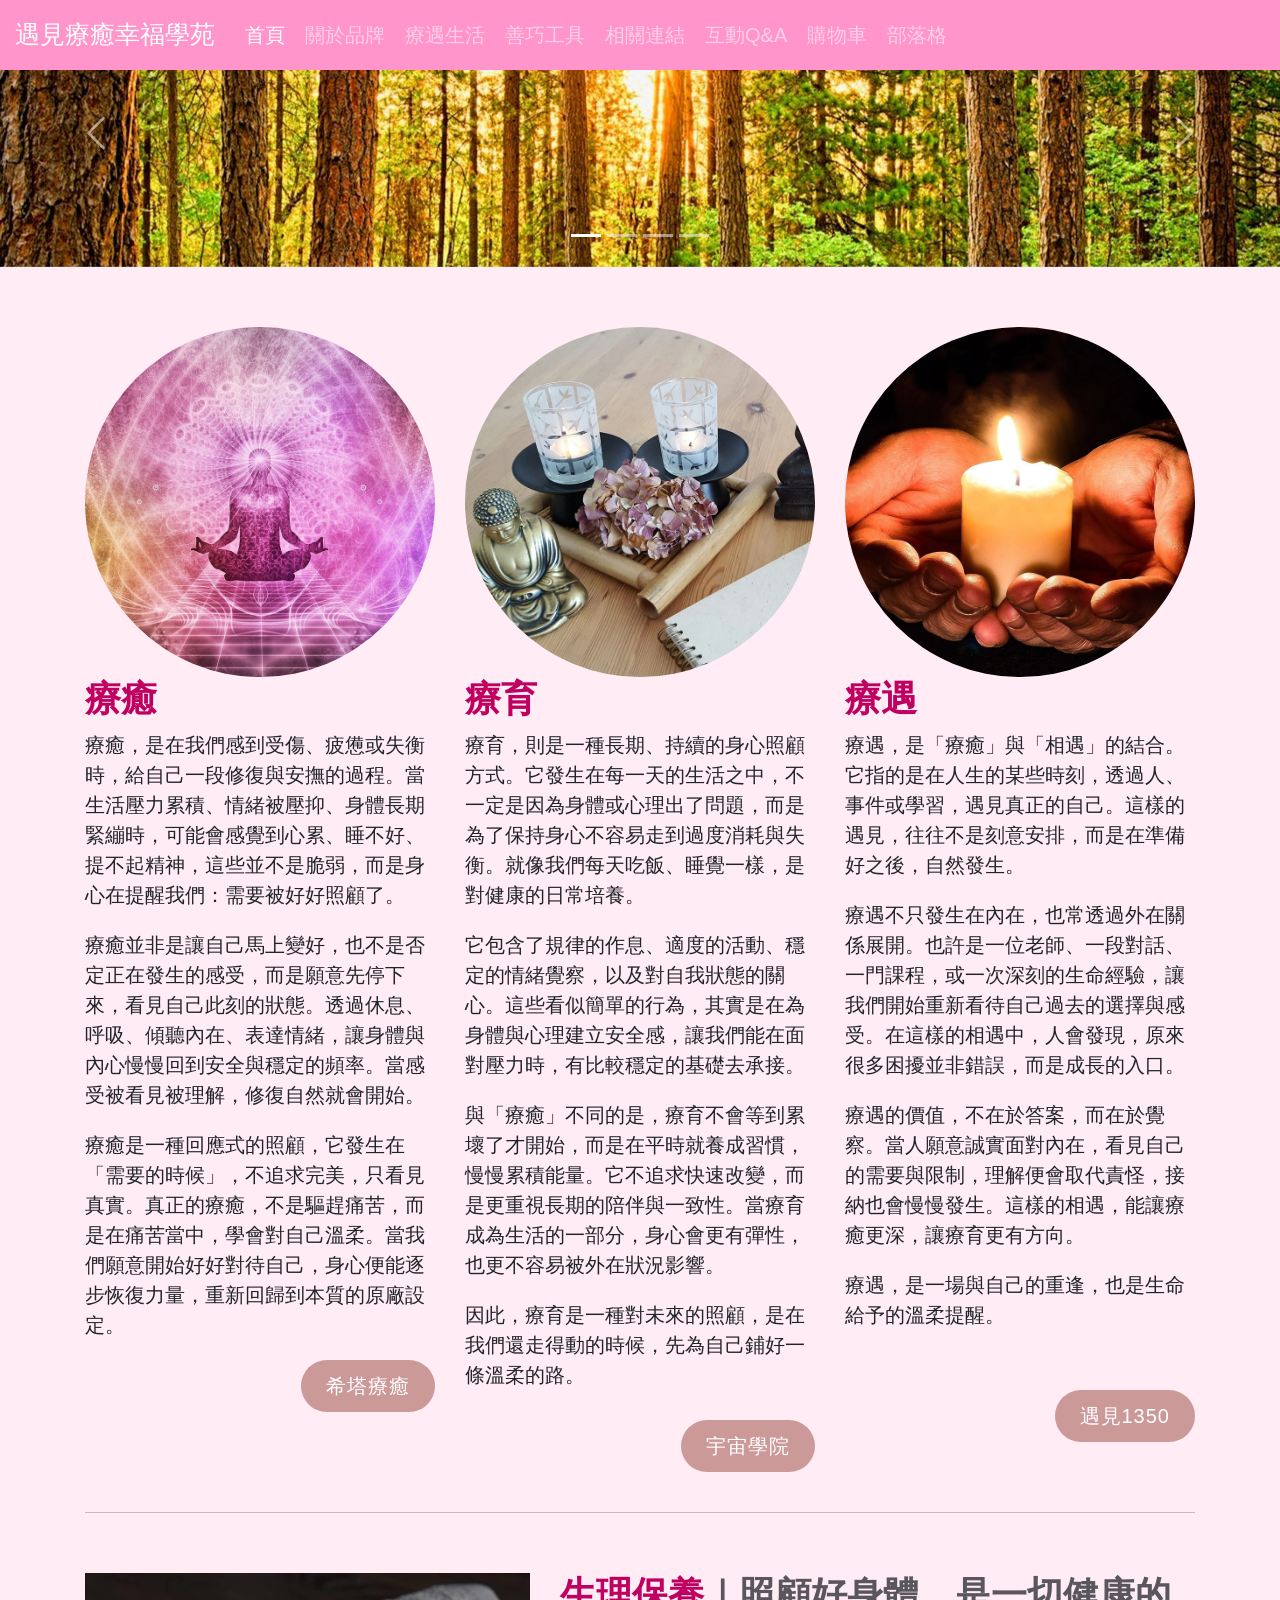
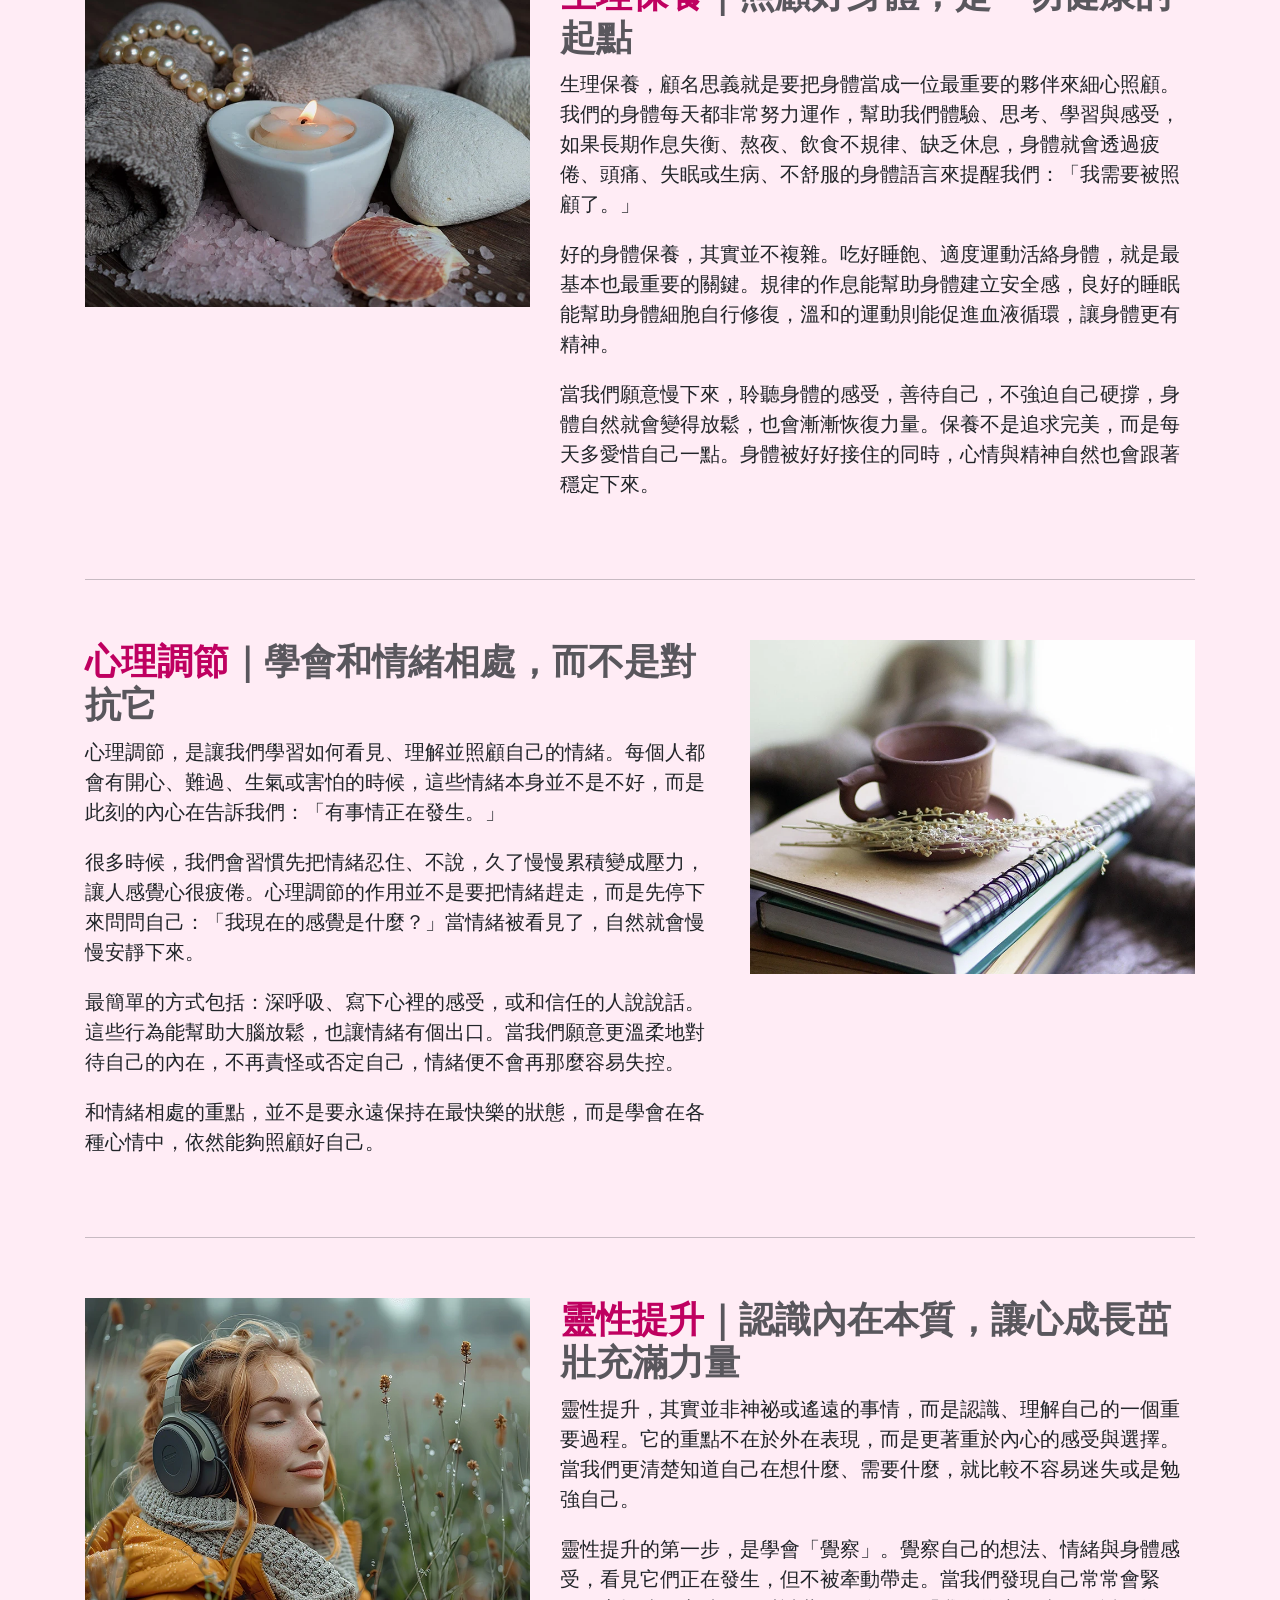
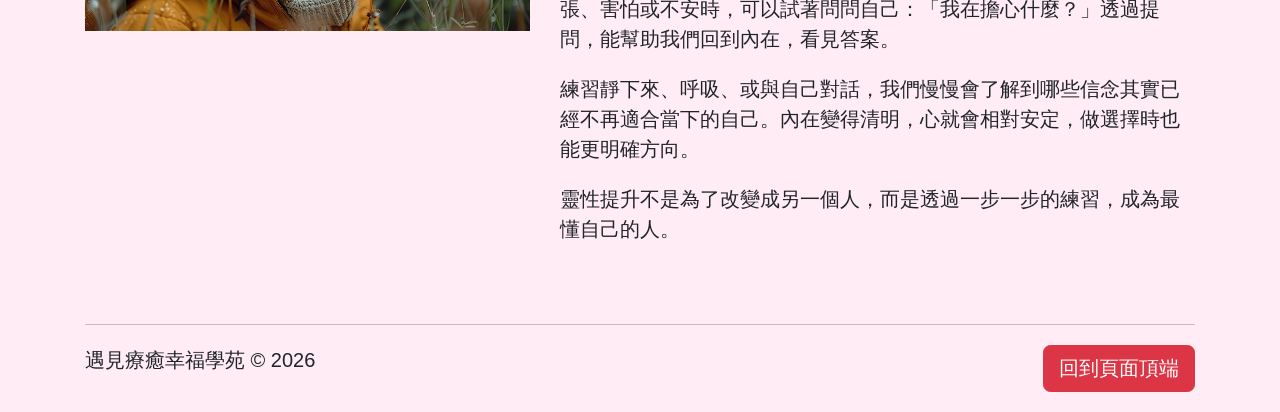
<file: index.html>
<!-- 宣告網頁文件是HTML5格式 -->
<!doctype html>
<!-- 網頁所屬地區的語言 -->
<html lang="zh-Hant-TW">
  <!-- 檔頭、SEO/GEO/AEO   -->
  <head>
    <!-- 文字編碼 -->
    <meta charset="utf-8">
    <!-- RWD響應式網站 -->
    <meta name="viewport" content="width=device-width, initial-scale=1">
    <!-- 網站作者(擁有者)、品牌名稱 -->
    <meta name="author" content="遇見療癒幸福學苑">
    <!-- 網頁描述、網頁內容濃縮，可透過ChatGPT協助生成 -->
    <meta name="description" content="身心靈健康指南：從生理保養、心理調節到靈性提升，理解療癒、療育與療遇，學會照顧自己並找回內在平衡。">
    <!-- 網頁編輯器 -->
    <meta name="generator" content="Visual Studio Code">
    <!-- 網頁關鍵字，網頁內容提取，可透過ChatGPT協助提取 -->
    <meta name="keywords" content="遇見療癒幸福學苑, 生理保養, 身體保養方法, 健康生活習慣, 規律作息, 良好睡眠, 睡眠修復, 溫和運動, 促進血液循環, 身體健康管理, 身心健康, 心理調節, 情緒管理, 情緒覺察, 情緒釋放方法, 壓力管理, 深呼吸放鬆, 自我覺察, 心理健康, 靈性提升, 靈性成長, 內在覺察, 認識自己, 自我成長, 身心靈平衡, 身心靈健康, 身心靈療癒, 療癒, 自我療癒, 情緒療癒, 內在療癒, 療育, 日常療育, 身心照顧, 健康習慣養成, 療遇, 自我探索, 生命成長, 內在轉化, 希塔療癒, 身心靈課程">
    <!-- favicon品牌Logo -->
    <!-- 舊版icon，針對IE瀏覽器  -->
    <link rel="shortcut icon" href="/favicon.ico" type="image/x-icon">
    <!-- 新版icon，全部都可以使用，對IE無效 -->
    <link rel="icon" href="/favicon.ico" type="image/x-icon">
    <!-- 網頁標題，包含網站名稱和網頁名稱 -->
    <title>遇見療癒幸福學苑-首頁</title>
    <!-- Botstrap雲端CSS外部檔 -->
    <link href="https://cdn.jsdelivr.net/npm/bootstrap@5.3.8/dist/css/bootstrap.min.css" rel="stylesheet" integrity="sha384-sRIl4kxILFvY47J16cr9ZwB07vP4J8+LH7qKQnuqkuIAvNWLzeN8tE5YBujZqJLB" crossorigin="anonymous">
    <!-- 自訂的CSS -->
    <link rel="stylesheet" href="css/custom.css">
    <!-- GA追蹤碼 -->
    <!-- Google tag (gtag.js) -->
    <script async src="https://www.googletagmanager.com/gtag/js?id=G-C1G82CL6KB"></script>
    <script>
      window.dataLayer = window.dataLayer || [];
      function gtag(){dataLayer.push(arguments);}
      gtag('js', new Date());

      gtag('config', 'G-C1G82CL6KB');
    </script>
  </head>
  <!-- 網頁本文 -->
  <body>
    <!-- 頁首 -->
    <header class="fixed-top">
      <nav class="navbar navbar-expand-lg bg-dark navbar-dark">
        <div class="container-fluid">
          <a class="navbar-brand" href="index.html">遇見療癒幸福學苑</a>
          <button class="navbar-toggler" type="button" data-bs-toggle="collapse" data-bs-target="#navbarSupportedContent" aria-controls="navbarSupportedContent" aria-expanded="false" aria-label="Toggle navigation">
            <span class="navbar-toggler-icon"></span>
          </button>
          <div class="collapse navbar-collapse" id="navbarSupportedContent">
            <ul class="navbar-nav me-auto mb-2 mb-lg-0">
              <li class="nav-item">
                <a class="nav-link active" aria-current="page" href="index.html">首頁</a>
              </li>
              <li class="nav-item">
                <a class="nav-link" href="about.html">關於品牌</a>
              </li>
              <li class="nav-item">
                <a class="nav-link" href="healthy.html">療遇生活</a>
              </li>
              <li class="nav-item">
                <a class="nav-link" href="tools.html">善巧工具</a>
              </li>
              <li class="nav-item">
                <a class="nav-link" href="learnmore.html">相關連結</a>
              </li>
              <li class="nav-item">
                <a class="nav-link" href="https://toolkit.url.com.tw/bbs/index.php?email=bbs@trial-162244.url.tw" target="_blank">互動Q&A</a>
              </li>
              <li class="nav-item">
                <a class="nav-link" href="https://17learnmore.easy.co/" target="_blank">購物車</a>
              </li>
              <li class="nav-item">
                <a class="nav-link" href="https://charishealingbeauty.wordpress.com/" target="_blank">部落格</a>
              </li>
            </ul>
            <!-- <form class="d-flex" role="search">
              <input class="form-control me-2" type="search" placeholder="Search" aria-label="Search"/>
              <button class="btn btn-outline-success" type="submit">Search</button>
            </form> -->
            <script async src="https://cse.google.com/cse.js?cx=84c502fb0aa1d45d1"></script>
            <div class="gcse-searchbox"></div> 
            <div class="gcse-searchresults"></div>
        </div>
      </nav>
    </header>
    <main>
      <!-- 輪播圖外層 -->
      <div id="carouselExampleIndicators" class="carousel slide">
        <!-- 指示器 -->
        <div class="carousel-indicators">
          <button type="button" data-bs-target="#carouselExampleIndicators" data-bs-slide-to="0" class="active" aria-current="true" aria-label="Slide 1"></button>
          <button type="button" data-bs-target="#carouselExampleIndicators" data-bs-slide-to="1" aria-label="Slide 2"></button>
          <button type="button" data-bs-target="#carouselExampleIndicators" data-bs-slide-to="2" aria-label="Slide 3"></button>
          <button type="button" data-bs-target="#carouselExampleIndicators" data-bs-slide-to="3" aria-label="Slide 4"></button>
        </div>
        <!-- 輪播圖片 -->
        <div class="carousel-inner">
          <div class="carousel-item active">
            <img src="images/index/forest-snapwire-675949.webp" class="d-block w-100" alt="陽光灑落樹木林立的森林" title="陽光灑落樹木林立的森林" aria-label="陽光灑落樹木林立的森林">
          </div>
          <div class="carousel-item">
            <img src="images/index/sunset-woman-5238044_1920.webp" class="d-block w-100" alt="草原上張開雙臂面向夕陽的草帽女孩背影" title="草原上張開雙臂面向夕陽的草帽女孩背影" aria-label="草原上張開雙臂面向夕陽的草帽女孩背影">
          </div>
          <div class="carousel-item">
            <img src="images/index/tree-road-35600.webp" class="d-block w-100" alt="陽光灑落幽暗樹林中的林間小徑" title="陽光灑落幽暗樹林中的林間小徑" aria-label="陽光灑落幽暗樹林中的林間小徑">
          </div>
          <div class="carousel-item">
            <img src="images/index/mountain-sunset-tree.webp" class="d-block w-100" alt="在山區樹林間有著夕陽的天空" title="在山區樹林間有著夕陽的天空" aria-label="在山區樹林間有著夕陽的天空">
          </div>
        </div>
        <!-- 控制器 -->
        <button class="carousel-control-prev" type="button" data-bs-target="#carouselExampleIndicators" data-bs-slide="prev">
          <span class="carousel-control-prev-icon" aria-hidden="true"></span>
          <span class="visually-hidden">Previous</span>
        </button>
        <button class="carousel-control-next" type="button" data-bs-target="#carouselExampleIndicators" data-bs-slide="next">
          <span class="carousel-control-next-icon" aria-hidden="true"></span>
          <span class="visually-hidden">Next</span>
        </button>
      </div>
      <div class="container">
        <div class="row">
          <div class="col-lg-4 order-md-0 mt-5">
            <a href="https://www.thetahealing.com/" target="_blank"><img src="images/index/activedia-meditation-1384758_1920.webp" class="rounded-circle w-100" alt="全身脈輪" title="全身脈輪" aria-label="全身脈輪"></a>
            <div class="card-body">
              <h2 class="">療癒</h2>
              <p class="card-text">療癒，是在我們感到受傷、疲憊或失衡時，給自己一段修復與安撫的過程。當生活壓力累積、情緒被壓抑、身體長期緊繃時，可能會感覺到心累、睡不好、提不起精神，這些並不是脆弱，而是身心在提醒我們：需要被好好照顧了。</p>
              <p>療癒並非是讓自己馬上變好，也不是否定正在發生的感受，而是願意先停下來，看見自己此刻的狀態。透過休息、呼吸、傾聽內在、表達情緒，讓身體與內心慢慢回到安全與穩定的頻率。當感受被看見被理解，修復自然就會開始。</p>
              <p>療癒是一種回應式的照顧，它發生在「需要的時候」，不追求完美，只看見真實。真正的療癒，不是驅趕痛苦，而是在痛苦當中，學會對自己溫柔。當我們願意開始好好對待自己，身心便能逐步恢復力量，重新回歸到本質的原廠設定。</p>
              <p class="text-end mt-3"><a href="https://www.thetahealing.com/" target="_blank" class="btn btn-brand" role="button">希塔療癒</a></p>
            </div>
          </div>
          <div class="col-lg-4 order-md-1 mt-5">
            <a href="https://www.universeacademy.pro/" target="_blank"><img src="images/index/fio_05-buddha-2109894_1920.webp" class="rounded-circle w-100" alt="靈氣療癒" title="靈氣療癒" aria-label="靈氣療癒"></a>
            <div class="card-body">
              <h2 class="">療育</h2>
              <p class="card-text">療育，則是一種長期、持續的身心照顧方式。它發生在每一天的生活之中，不一定是因為身體或心理出了問題，而是為了保持身心不容易走到過度消耗與失衡。就像我們每天吃飯、睡覺一樣，是對健康的日常培養。</p>
              <p>它包含了規律的作息、適度的活動、穩定的情緒覺察，以及對自我狀態的關心。這些看似簡單的行為，其實是在為身體與心理建立安全感，讓我們能在面對壓力時，有比較穩定的基礎去承接。</p>
              <p>與「療癒」不同的是，療育不會等到累壞了才開始，而是在平時就養成習慣，慢慢累積能量。它不追求快速改變，而是更重視長期的陪伴與一致性。當療育成為生活的一部分，身心會更有彈性，也更不容易被外在狀況影響。</p>
              <p>因此，療育是一種對未來的照顧，是在我們還走得動的時候，先為自己鋪好一條溫柔的路。</p>
              <p class="text-end mt-4"><a href="https://www.universeacademy.pro/" target="_blank" class="btn btn-brand" role="button">宇宙學院</a></p>
            </div>
          </div>
          <div class="col-lg-4 order-md-2 mt-5">
            <a href="https://meet-1350.com.tw/" target="_blank"><img src="images/index/myriams-fotos-christmas-background-1926414_1920.webp" class="rounded-circle w-100" alt="1350心生活運動" title="1350心生活運動" aria-label="1350心生活運動"></a>
            <div class="card-body">
              <h2 class="">療遇</h2>
              <p class="card-text">療遇，是「療癒」與「相遇」的結合。它指的是在人生的某些時刻，透過人、事件或學習，遇見真正的自己。這樣的遇見，往往不是刻意安排，而是在準備好之後，自然發生。</p>
              <p>療遇不只發生在內在，也常透過外在關係展開。也許是一位老師、一段對話、一門課程，或一次深刻的生命經驗，讓我們開始重新看待自己過去的選擇與感受。在這樣的相遇中，人會發現，原來很多困擾並非錯誤，而是成長的入口。</p>
              <p>療遇的價值，不在於答案，而在於覺察。當人願意誠實面對內在，看見自己的需要與限制，理解便會取代責怪，接納也會慢慢發生。這樣的相遇，能讓療癒更深，讓療育更有方向。</p>
              <p>療遇，是一場與自己的重逢，也是生命給予的溫柔提醒。</p>
              <p class="text-end mt-5"><a href="https://meet-1350.com.tw/" target="_blank" class="btn btn-brand" role="button">遇見1350</a></p>
            </div>
          </div>
        </div>
        <hr>
        <div class="row my-5">
          <div class="col-md-7 order-md-1">
            <h2>生理保養<span class="text-muted">｜照顧好身體，是一切健康的起點</span></h2>
            <p>生理保養，顧名思義就是要把身體當成一位最重要的夥伴來細心照顧。我們的身體每天都非常努力運作，幫助我們體驗、思考、學習與感受，如果長期作息失衡、熬夜、飲食不規律、缺乏休息，身體就會透過疲倦、頭痛、失眠或生病、不舒服的身體語言來提醒我們：「我需要被照顧了。」</p>
            <p>好的身體保養，其實並不複雜。吃好睡飽、適度運動活絡身體，就是最基本也最重要的關鍵。規律的作息能幫助身體建立安全感，良好的睡眠能幫助身體細胞自行修復，溫和的運動則能促進血液循環，讓身體更有精神。</p>
            <p>當我們願意慢下來，聆聽身體的感受，善待自己，不強迫自己硬撐，身體自然就會變得放鬆，也會漸漸恢復力量。保養不是追求完美，而是每天多愛惜自己一點。身體被好好接住的同時，心情與精神自然也會跟著穩定下來。</p>
          </div>
          <div class="col-md-5 order-md-0">
            <img src="images/index/scentedcandle-spa-2651990_1920.webp" class="img-fluid mx-auto" alt="珍珠奢華芳香蠟燭療法" title="珍珠奢華芳香蠟燭療法" aria-label="珍珠奢華芳香蠟燭療法">
          </div>
        </div>
        <hr>
        <div class="row my-5">
          <div class="col-md-7 order-md-0">
            <h2>心理調節<span class="text-muted">｜學會和情緒相處，而不是對抗它</span></h2>
            <p>心理調節，是讓我們學習如何看見、理解並照顧自己的情緒。每個人都會有開心、難過、生氣或害怕的時候，這些情緒本身並不是不好，而是此刻的內心在告訴我們：「有事情正在發生。」</p>
            <p>很多時候，我們會習慣先把情緒忍住、不說，久了慢慢累積變成壓力，讓人感覺心很疲倦。心理調節的作用並不是要把情緒趕走，而是先停下來問問自己：「我現在的感覺是什麼？」當情緒被看見了，自然就會慢慢安靜下來。</p>
            <p>最簡單的方式包括：深呼吸、寫下心裡的感受，或和信任的人說說話。這些行為能幫助大腦放鬆，也讓情緒有個出口。當我們願意更溫柔地對待自己的內在，不再責怪或否定自己，情緒便不會再那麼容易失控。</p>
            <p>和情緒相處的重點，並不是要永遠保持在最快樂的狀態，而是學會在各種心情中，依然能夠照顧好自己。</p>
          </div>
          <div class="col-md-5 order-md-1">
            <img src="images/index/olgavolkovitskaia-books-8067850_1920.webp" class="img-fluid mx-auto" alt="窗戶旁書桌上的乾燥花與書本和咖啡杯" title="窗戶旁書桌上的乾燥花與書本和咖啡杯" aria-label="窗戶旁書桌上的乾燥花與書本和咖啡杯">
          </div>
        </div>
        <hr>
        <div class="row my-5">
          <div class="col-md-7 order-md-1">
            <h2>靈性提升<span class="text-muted">｜認識內在本質，讓心成長茁壯充滿力量</span></h2>
            <p>靈性提升，其實並非神祕或遙遠的事情，而是認識、理解自己的一個重要過程。它的重點不在於外在表現，而是更著重於內心的感受與選擇。當我們更清楚知道自己在想什麼、需要什麼，就比較不容易迷失或是勉強自己。</p>
            <p>靈性提升的第一步，是學會「覺察」。覺察自己的想法、情緒與身體感受，看見它們正在發生，但不被牽動帶走。當我們發現自己常常會緊張、害怕或不安時，可以試著問問自己：「我在擔心什麼？」透過提問，能幫助我們回到內在，看見答案。</p>
            <p>練習靜下來、呼吸、或與自己對話，我們慢慢會了解到哪些信念其實已經不再適合當下的自己。內在變得清明，心就會相對安定，做選擇時也能更明確方向。</p>
            <p>靈性提升不是為了改變成另一個人，而是透過一步一步的練習，成為最懂自己的人。</p>
          </div>
          <div class="col-md-5 order-md-0">
            <img src="images/index/popmelon-peace-8622077_1920.webp" class="img-fluid mx-auto" alt="草叢中戴耳機閉眼睛放鬆的圍巾女孩" title="草叢中戴耳機閉眼睛放鬆的圍巾女孩" aria-label="草叢中戴耳機閉眼睛放鬆的圍巾女孩">
          </div>
        </div>
        <hr>
      </div>
      <footer class="container">
        <p class="float-end"><a href="#top" class="btn btn-danger">回到頁面頂端</a></p>
        <p>遇見療癒幸福學苑 &copy; 2026</p>
      </footer>
    </main>
    <!-- Botstrap雲端JS外部檔 -->
    <script src="https://cdn.jsdelivr.net/npm/bootstrap@5.3.8/dist/js/bootstrap.bundle.min.js" integrity="sha384-FKyoEForCGlyvwx9Hj09JcYn3nv7wiPVlz7YYwJrWVcXK/BmnVDxM+D2scQbITxI" crossorigin="anonymous"></script>
  </body>
</html>
</file>
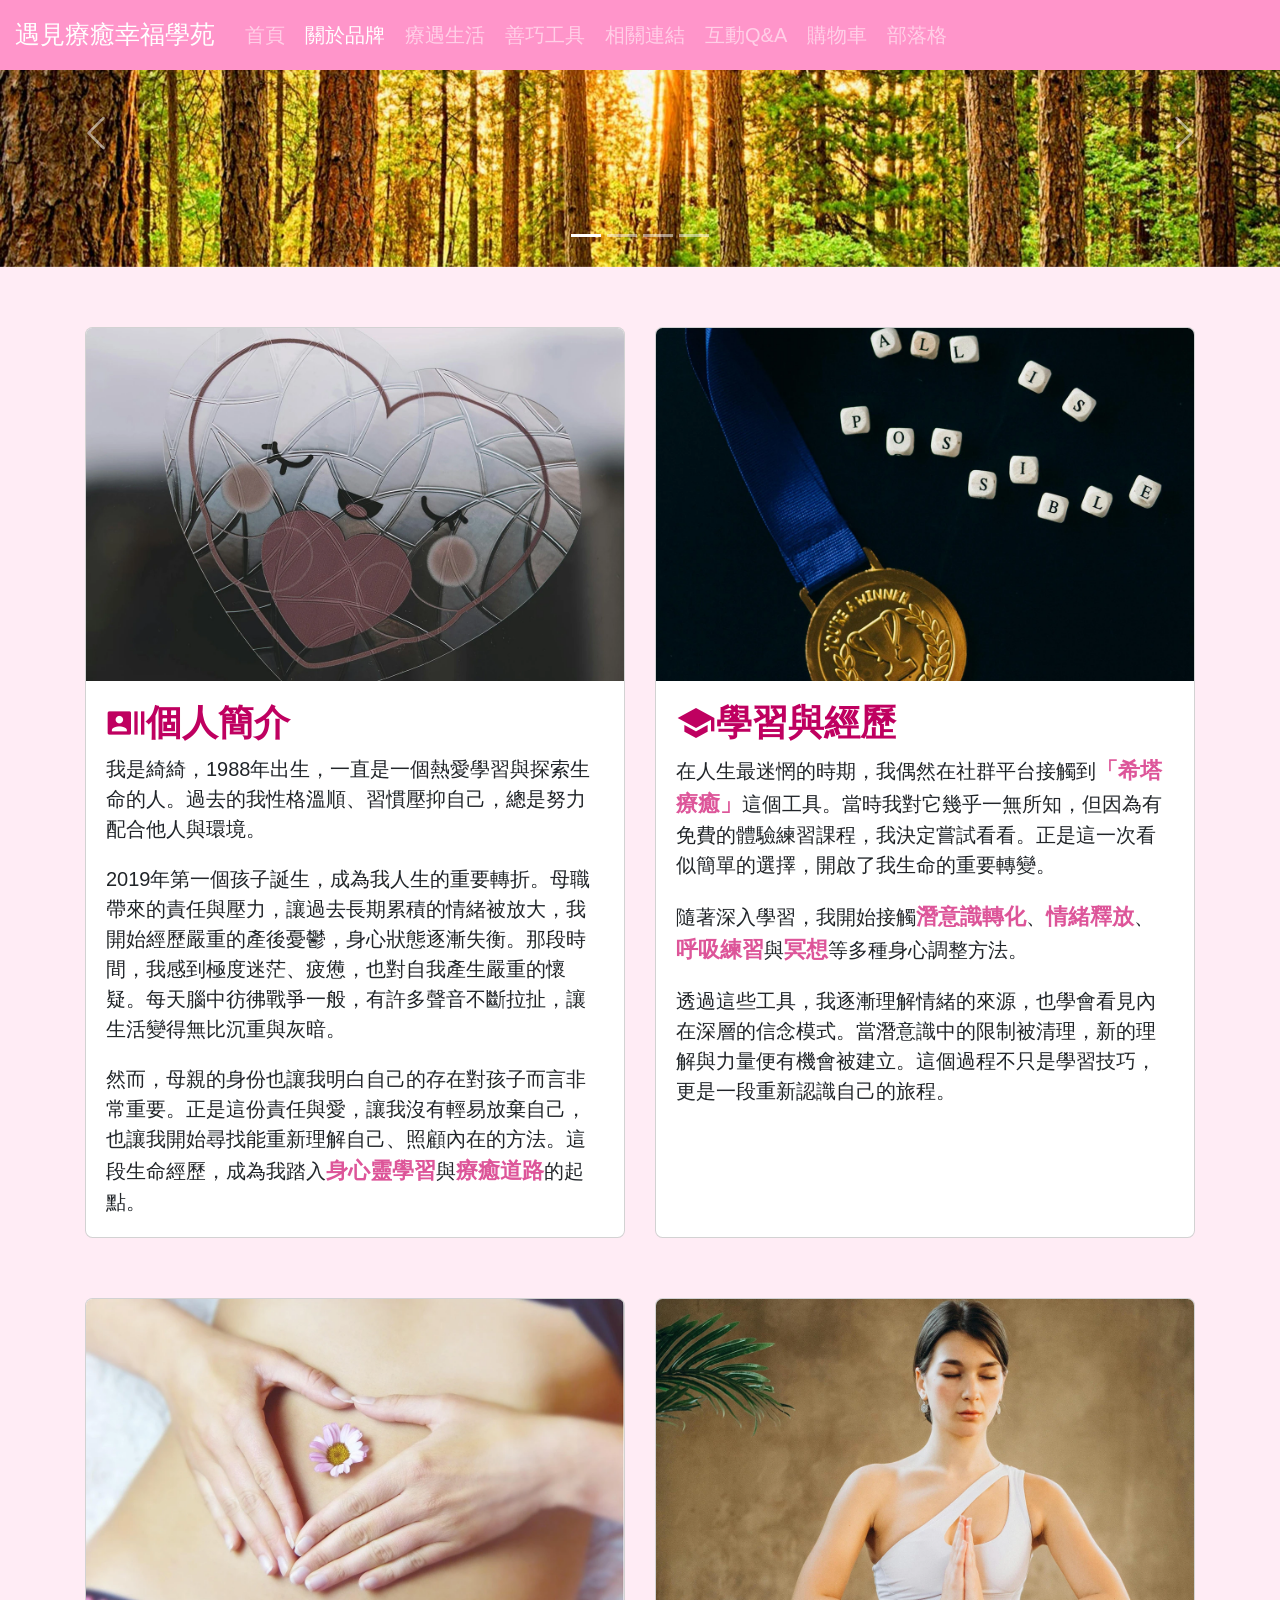
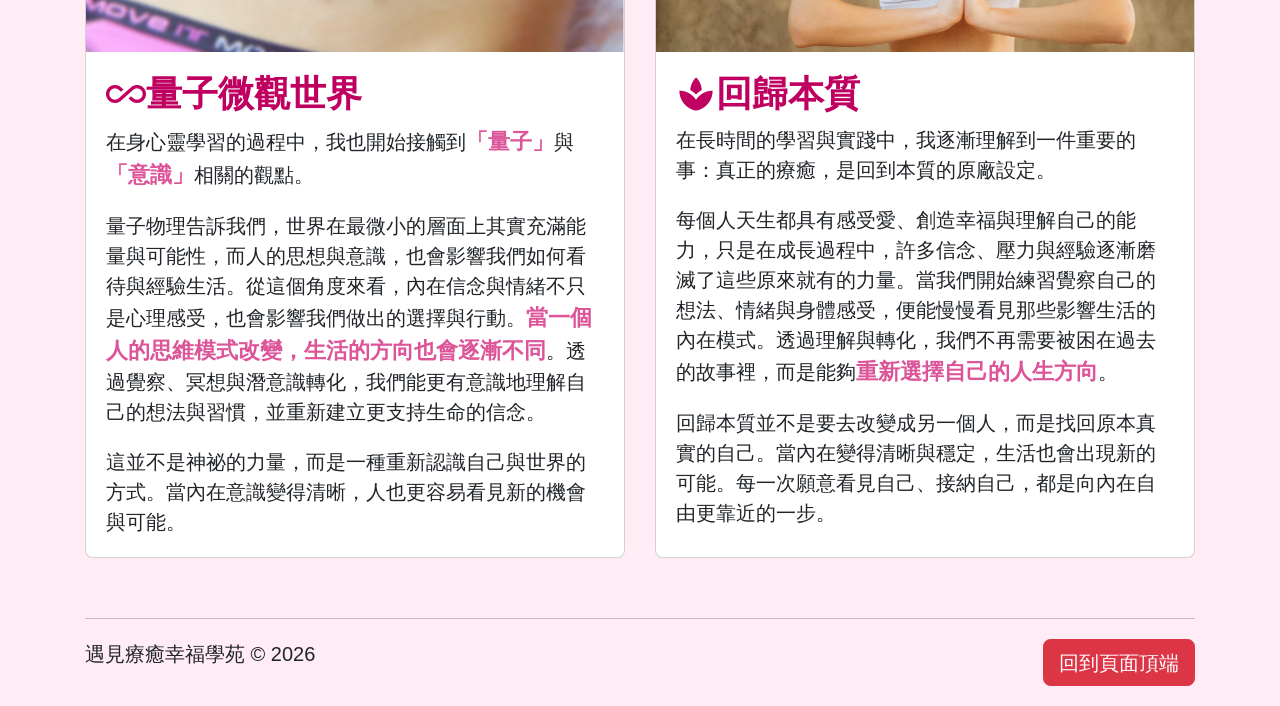
<file: about.html>
<!-- 宣告網頁文件是HTML5格式 -->
<!doctype html>
<!-- 網頁所屬地區的語言 -->
<html lang="zh-Hant-TW">
  <!-- 檔頭、SEO/GEO/AEO   -->
  <head>
    <!-- 文字編碼 -->
    <meta charset="utf-8">
    <!-- RWD響應式網站 -->
    <meta name="viewport" content="width=device-width, initial-scale=1">
    <!-- 網站作者(擁有者)、品牌名稱 -->
    <meta name="author" content="遇見療癒幸福學苑">
    <!-- 網頁描述、網頁內容濃縮，可透過ChatGPT協助生成 -->
    <meta name="description" content="遇見療癒幸福學苑-希塔綺癒記，一段探索身心靈療癒的旅程，從產後憂鬱走向自我覺察與覺醒，探索潛意識轉化與內在成長。">
    <!-- 網頁編輯器 -->
    <meta name="generator" content="Visual Studio Code">
    <!-- 網頁關鍵字，網頁內容提取，可透過ChatGPT協助提取 -->
    <meta name="keywords" content="遇見療癒幸福學苑, 身心靈療癒, 身心靈成長, 自我療癒, 自我覺察, 內在覺察, 內在成長, 情緒療癒, 情緒釋放, 情緒管理, 產後憂鬱, 心理療癒, 身心靈學習, 希塔療癒, 潛意識轉化, 潛意識清理, 信念轉化, 冥想練習, 呼吸練習, 靜心冥想, 內在探索, 自我成長, 生命轉變, 回歸本質, 找回真實自己, 量子意識, 量子思維, 量子能量, 意識轉化, 思維模式改變, 身心靈平衡, 生命覺醒, 內在力量 ">
    <!-- favicon品牌Logo -->
    <!-- 舊版icon，針對IE瀏覽器  -->
    <link rel="shortcut icon" href="/favicon.ico" type="image/x-icon">
    <!-- 新版icon，全部都可以使用，對IE無效 -->
    <link rel="icon" href="/favicon.ico" type="image/x-icon">
    <!-- 網頁標題，包含網站名稱和網頁名稱 -->
    <title>遇見療癒幸福學苑-關於品牌</title>
    <!-- Botstrap雲端CSS外部檔 -->
    <link href="https://cdn.jsdelivr.net/npm/bootstrap@5.3.8/dist/css/bootstrap.min.css" rel="stylesheet" integrity="sha384-sRIl4kxILFvY47J16cr9ZwB07vP4J8+LH7qKQnuqkuIAvNWLzeN8tE5YBujZqJLB" crossorigin="anonymous">
    <!-- 自訂的CSS -->
    <link rel="stylesheet" href="css/custom.css">
    <!-- GoogleIconFonts -->
    <link rel="stylesheet" href="https://fonts.googleapis.com/icon?family=Material+Icons">
    <!-- GA追蹤碼 -->
    <!-- Google tag (gtag.js) -->
    <script async src="https://www.googletagmanager.com/gtag/js?id=G-C1G82CL6KB"></script>
    <script>
      window.dataLayer = window.dataLayer || [];
      function gtag(){dataLayer.push(arguments);}
      gtag('js', new Date());

      gtag('config', 'G-C1G82CL6KB');
    </script>
  </head>
  <!-- 網頁本文 -->
  <body>
    <!-- 頁首 -->
    <header class="fixed-top">
      <nav class="navbar navbar-expand-lg bg-dark navbar-dark">
        <div class="container-fluid">
          <a class="navbar-brand" href="index.html">遇見療癒幸福學苑</a>
          <button class="navbar-toggler" type="button" data-bs-toggle="collapse" data-bs-target="#navbarSupportedContent" aria-controls="navbarSupportedContent" aria-expanded="false" aria-label="Toggle navigation">
            <span class="navbar-toggler-icon"></span>
          </button>
          <div class="collapse navbar-collapse" id="navbarSupportedContent">
            <ul class="navbar-nav me-auto mb-2 mb-lg-0">
              <li class="nav-item">
                <a class="nav-link" href="index.html">首頁</a>
              </li>
              <li class="nav-item">
                <a class="nav-link active" aria-current="page" href="about.html">關於品牌</a>
              </li>
              <li class="nav-item">
                <a class="nav-link" href="healthy.html">療遇生活</a>
              </li>
              <li class="nav-item">
                <a class="nav-link" href="tools.html">善巧工具</a>
              </li>
              <li class="nav-item">
                <a class="nav-link" href="learnmore.html">相關連結</a>
              </li>
              <li class="nav-item">
                <a class="nav-link" href="https://toolkit.url.com.tw/bbs/index.php?email=bbs@trial-162244.url.tw" target="_blank">互動Q&A</a>
              </li>
              <li class="nav-item">
                <a class="nav-link" href="https://17learnmore.easy.co/" target="_blank">購物車</a>
              </li>
              <li class="nav-item">
                <a class="nav-link" href="https://charishealingbeauty.wordpress.com/" target="_blank">部落格</a>
              </li>
            </ul>
            <!-- <form class="d-flex" role="search">
              <input class="form-control me-2" type="search" placeholder="Search" aria-label="Search"/>
              <button class="btn btn-outline-success" type="submit">Search</button>
            </form> -->
            <script async src="https://cse.google.com/cse.js?cx=84c502fb0aa1d45d1"></script>
            <div class="gcse-searchbox"></div> 
            <div class="gcse-searchresults"></div>
          </div>
        </div>
      </nav>
    </header>
    <main>
      <!-- 輪播圖外層 -->
      <div id="carouselExampleIndicators" class="carousel slide">
        <!-- 指示器 -->
        <div class="carousel-indicators">
          <button type="button" data-bs-target="#carouselExampleIndicators" data-bs-slide-to="0" class="active" aria-current="true" aria-label="Slide 1"></button>
          <button type="button" data-bs-target="#carouselExampleIndicators" data-bs-slide-to="1" aria-label="Slide 2"></button>
          <button type="button" data-bs-target="#carouselExampleIndicators" data-bs-slide-to="2" aria-label="Slide 3"></button>
          <button type="button" data-bs-target="#carouselExampleIndicators" data-bs-slide-to="3" aria-label="Slide 4"></button>
        </div>
        <!-- 輪播圖片 -->
        <div class="carousel-inner">
          <div class="carousel-item active">
            <img src="images/index/forest-snapwire-675949.webp" class="d-block w-100" alt="陽光灑落樹木林立的森林" title="陽光灑落樹木林立的森林" aria-label="陽光灑落樹木林立的森林">
          </div>
          <div class="carousel-item">
            <img src="images/index/sunset-woman-5238044_1920.webp" class="d-block w-100" alt="草原上張開雙臂面向夕陽的草帽女孩背影" title="草原上張開雙臂面向夕陽的草帽女孩背影" aria-label="草原上張開雙臂面向夕陽的草帽女孩背影">
          </div>
          <div class="carousel-item">
            <img src="images/index/tree-road-35600.webp" class="d-block w-100" alt="陽光灑落幽暗樹林中的林間小徑" title="陽光灑落幽暗樹林中的林間小徑" aria-label="陽光灑落幽暗樹林中的林間小徑">
          </div>
          <div class="carousel-item">
            <img src="images/index/mountain-sunset-tree.webp" class="d-block w-100" alt="在山區樹林間有著夕陽的天空" title="在山區樹林間有著夕陽的天空" aria-label="在山區樹林間有著夕陽的天空">
          </div>
        </div>
        <!-- 控制器 -->
        <button class="carousel-control-prev" type="button" data-bs-target="#carouselExampleIndicators" data-bs-slide="prev">
          <span class="carousel-control-prev-icon" aria-hidden="true"></span>
          <span class="visually-hidden">Previous</span>
        </button>
        <button class="carousel-control-next" type="button" data-bs-target="#carouselExampleIndicators" data-bs-slide="next">
          <span class="carousel-control-next-icon" aria-hidden="true"></span>
          <span class="visually-hidden">Next</span>
        </button>
      </div>
      <div class="container">
        <div class="row">
          <div class="col-lg-6 d-flex">
            <div class="card mt-5 w-100">
              <img src="images/about/cute-healthing-hug-heart-smile.webp" class="card-img-top" alt="擁抱紅心閉著眼睛開心大笑的透明愛心圖案壓克力板" title="擁抱紅心閉著眼睛開心大笑的透明愛心圖案壓克力板" aria-label="擁抱紅心閉著眼睛開心大笑的透明愛心圖案壓克力板">
              <div class="card-body">
                <h2 class=""><i class="material-icons" style="font-size:2rem;color: rgb(191, 0, 96);vertical-align: text-bottom;">recent_actors</i>個人簡介</h2>
                <p class="card-text">我是綺綺，1988年出生，一直是一個熱愛學習與探索生命的人。過去的我性格溫順、習慣壓抑自己，總是努力配合他人與環境。</p>
                <p class="card-text">2019年第一個孩子誕生，成為我人生的重要轉折。母職帶來的責任與壓力，讓過去長期累積的情緒被放大，我開始經歷嚴重的產後憂鬱，身心狀態逐漸失衡。那段時間，我感到極度迷茫、疲憊，也對自我產生嚴重的懷疑。每天腦中彷彿戰爭一般，有許多聲音不斷拉扯，讓生活變得無比沉重與灰暗。</p>
                <p class="card-text">然而，母親的身份也讓我明白自己的存在對孩子而言非常重要。正是這份責任與愛，讓我沒有輕易放棄自己，也讓我開始尋找能重新理解自己、照顧內在的方法。這段生命經歷，成為我踏入<span class="text-pink">身心靈學習</span>與<span class="text-pink">療癒道路</span>的起點。</p>
              </div>
            </div>
          </div>
          <div class="col-lg-6 d-flex">
            <div class="card mt-5 w-100">
              <img src="images/about/winner-success-power-unlimited-possible.webp" class="card-img-top" alt="萬事皆可能英文字母方塊與獎牌" title="萬事皆可能英文字母方塊與獎牌" aria-label="萬事皆可能英文字母方塊與獎牌">
              <div class="card-body">
                <h2 class=""><i class="material-icons" style="font-size:2rem;color: rgb(191, 0, 96);vertical-align: text-bottom;">school</i>學習與經歷</h2>
                <p class="card-text">在人生最迷惘的時期，我偶然在社群平台接觸到<span class="text-pink">「希塔療癒」</span>這個工具。當時我對它幾乎一無所知，但因為有免費的體驗練習課程，我決定嘗試看看。正是這一次看似簡單的選擇，開啟了我生命的重要轉變。</p>
                <p class="card-text">隨著深入學習，我開始接觸<span class="text-pink">潛意識轉化</span>、<span class="text-pink">情緒釋放</span>、<span class="text-pink">呼吸練習</span>與<span class="text-pink">冥想</span>等多種身心調整方法。</p>
                <p class="card-text">透過這些工具，我逐漸理解情緒的來源，也學會看見內在深層的信念模式。當潛意識中的限制被清理，新的理解與力量便有機會被建立。這個過程不只是學習技巧，更是一段重新認識自己的旅程。</p>
              </div>
            </div>
          </div>
        </div>
        <div class="row mb-5">
          <div class="col-lg-6 d-flex">
            <div class="card mt-5 w-100">
              <img src="images/about/silviarita-woman-3186730_1920.webp" class="card-img-top" alt="躺著的女生腹部有被手指愛心圈住的粉白色小花" title="躺著的女生腹部有被手指愛心圈住的粉白色小花" aria-label="躺著的女生腹部有被手指愛心圈住的粉白色小花">
              <div class="card-body">
                <h2 class=""><i class="material-icons" style="font-size:2rem;color: rgb(191, 0, 96);vertical-align: text-bottom;">all_inclusive</i>量子微觀世界</h2>
                <p class="card-text">在身心靈學習的過程中，我也開始接觸到<span class="text-pink">「量子」</span>與<span class="text-pink">「意識」</span>相關的觀點。</p>
                <p class="card-text">量子物理告訴我們，世界在最微小的層面上其實充滿能量與可能性，而人的思想與意識，也會影響我們如何看待與經驗生活。從這個角度來看，內在信念與情緒不只是心理感受，也會影響我們做出的選擇與行動。<span class="text-pink">當一個人的思維模式改變，生活的方向也會逐漸不同</span>。透過覺察、冥想與潛意識轉化，我們能更有意識地理解自己的想法與習慣，並重新建立更支持生命的信念。</p>
                <p class="card-text">這並不是神祕的力量，而是一種重新認識自己與世界的方式。當內在意識變得清晰，人也更容易看見新的機會與可能。</p>
              </div>
            </div>
          </div>
          <div class="col-lg-6 d-flex">
            <div class="card mt-5 w-100">
              <img src="images/about/peaceful-relax-woman-meditation.webp" class="card-img-top" alt="穿著瑜珈服坐著冥想的女生" title="穿著瑜珈服坐著冥想的女生" aria-label="穿著瑜珈服坐著冥想的女生">
              <div class="card-body">
                <h2 class=""><i class="material-icons" style="font-size:2rem;color: rgb(191, 0, 96);vertical-align: text-bottom;">spa</i>回歸本質</h2>
                <p class="card-text">在長時間的學習與實踐中，我逐漸理解到一件重要的事：真正的療癒，是回到本質的原廠設定。</p>
                <p class="card-text">每個人天生都具有感受愛、創造幸福與理解自己的能力，只是在成長過程中，許多信念、壓力與經驗逐漸磨滅了這些原來就有的力量。當我們開始練習覺察自己的想法、情緒與身體感受，便能慢慢看見那些影響生活的內在模式。透過理解與轉化，我們不再需要被困在過去的故事裡，而是能夠<span class="text-pink">重新選擇自己的人生方向</span>。</p>
                <p class="card-text">回歸本質並不是要去改變成另一個人，而是找回原本真實的自己。當內在變得清晰與穩定，生活也會出現新的可能。每一次願意看見自己、接納自己，都是向內在自由更靠近的一步。</p>
              </div>
            </div>
          </div>
        </div>
        <hr>
      </div>
      <footer class="container">
        <p class="float-end"><a href="#top" class="btn btn-danger">回到頁面頂端</a></p>
        <p>遇見療癒幸福學苑 &copy; 2026</p>
      </footer>
    </main>
    <!-- Botstrap雲端JS外部檔 -->
    <script src="https://cdn.jsdelivr.net/npm/bootstrap@5.3.8/dist/js/bootstrap.bundle.min.js" integrity="sha384-FKyoEForCGlyvwx9Hj09JcYn3nv7wiPVlz7YYwJrWVcXK/BmnVDxM+D2scQbITxI" crossorigin="anonymous"></script>
  </body>
</html>
</file>
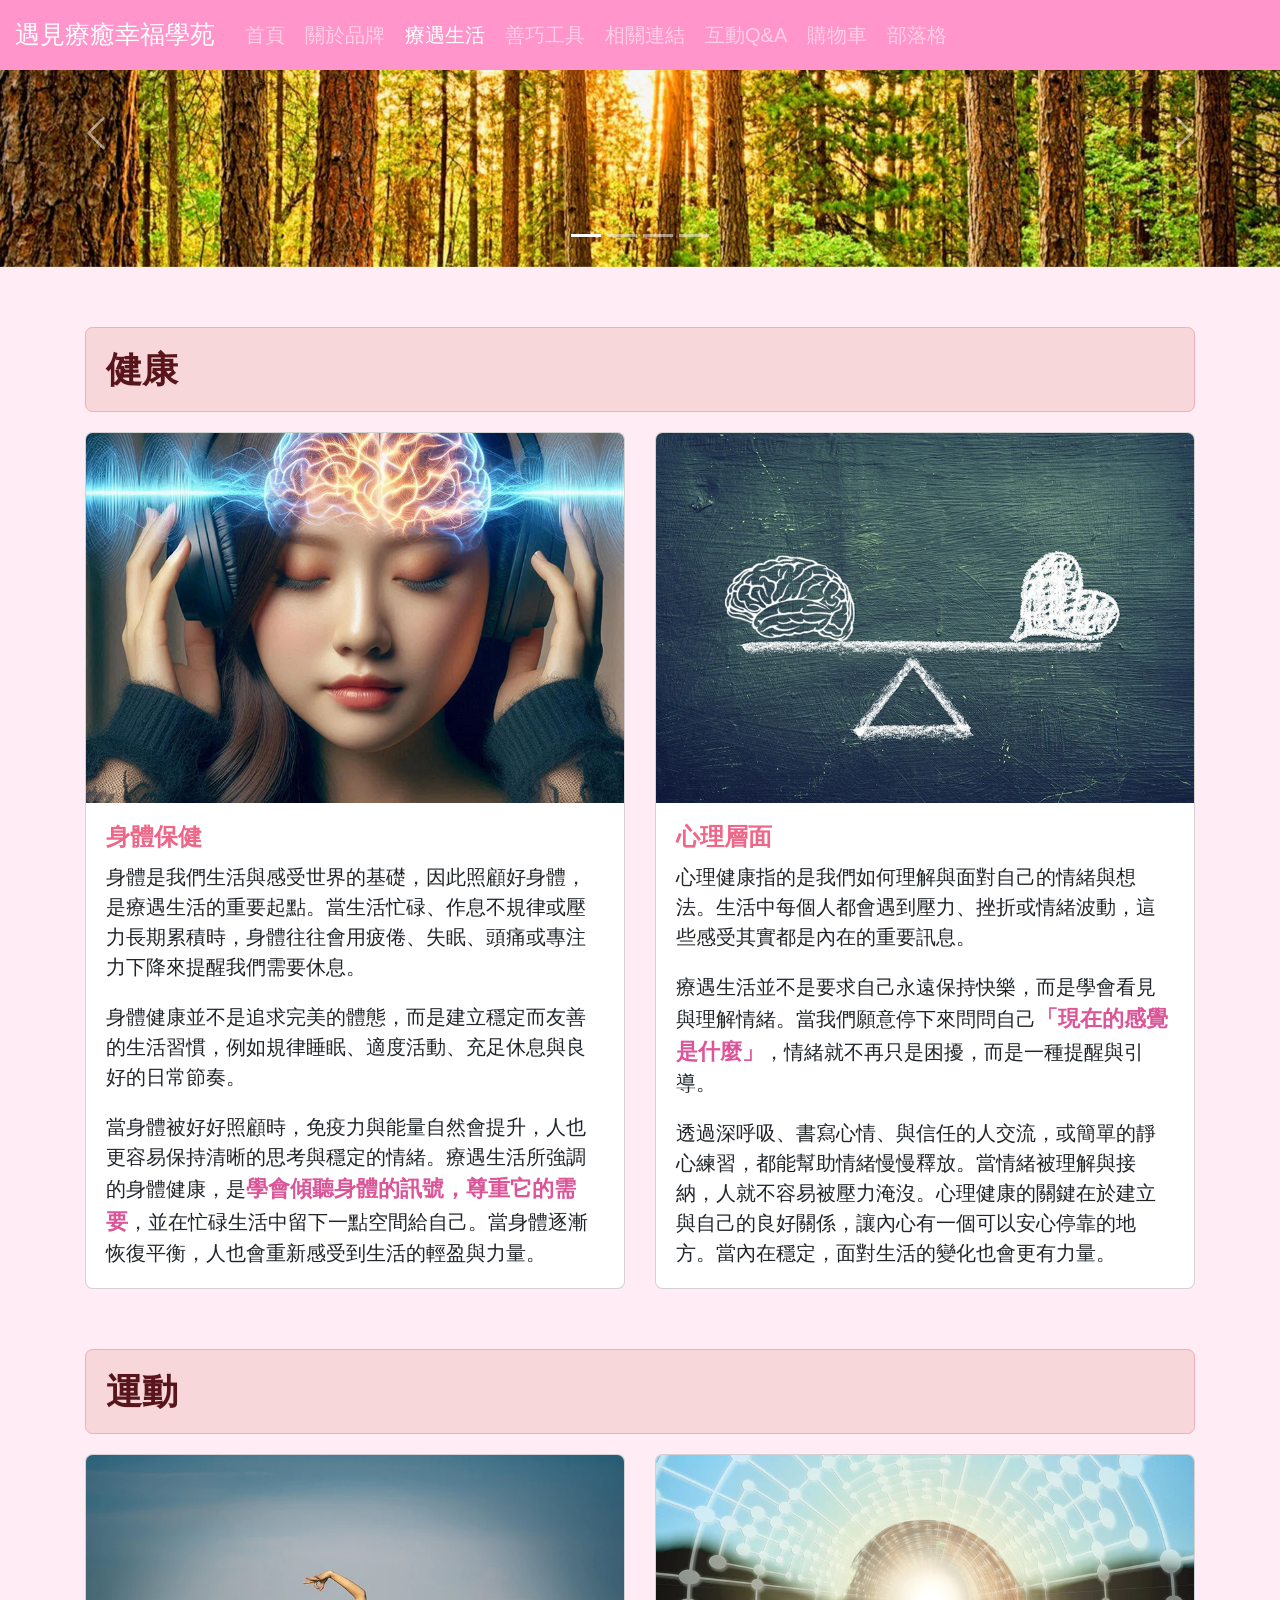
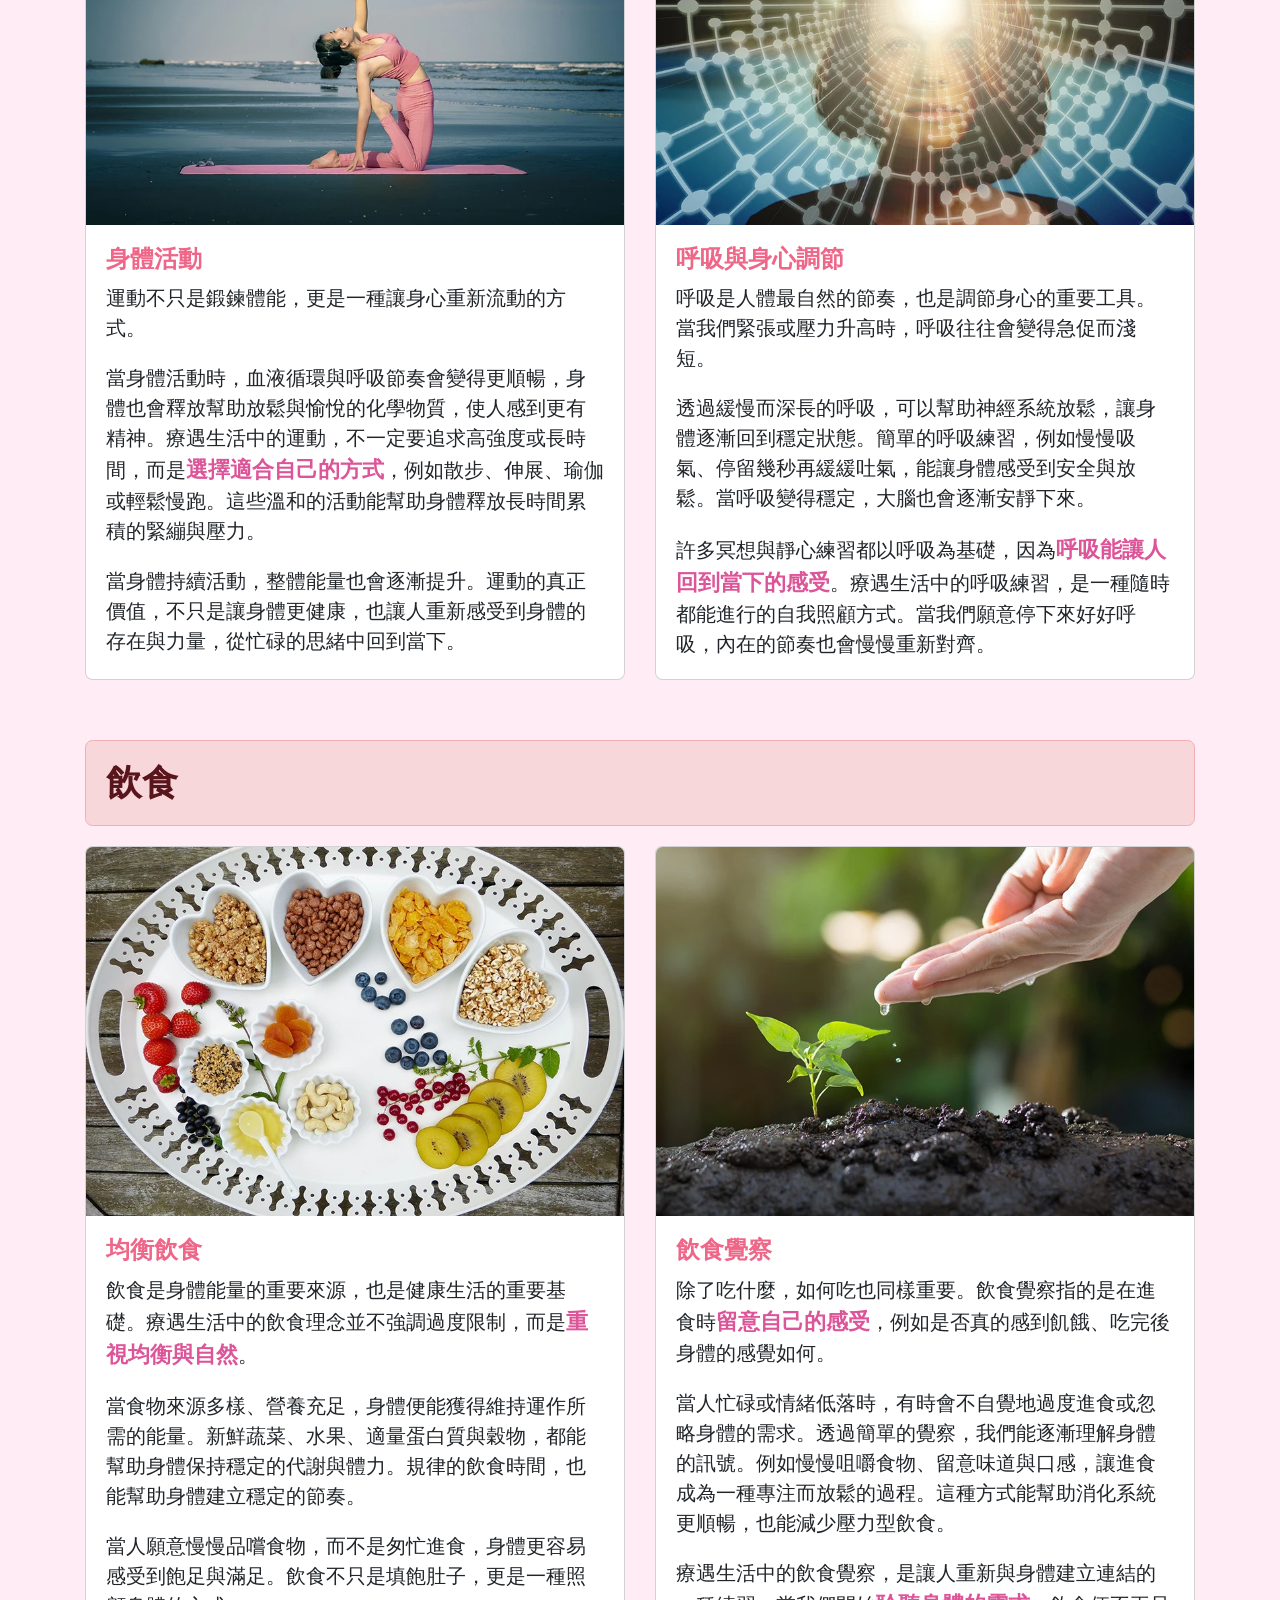
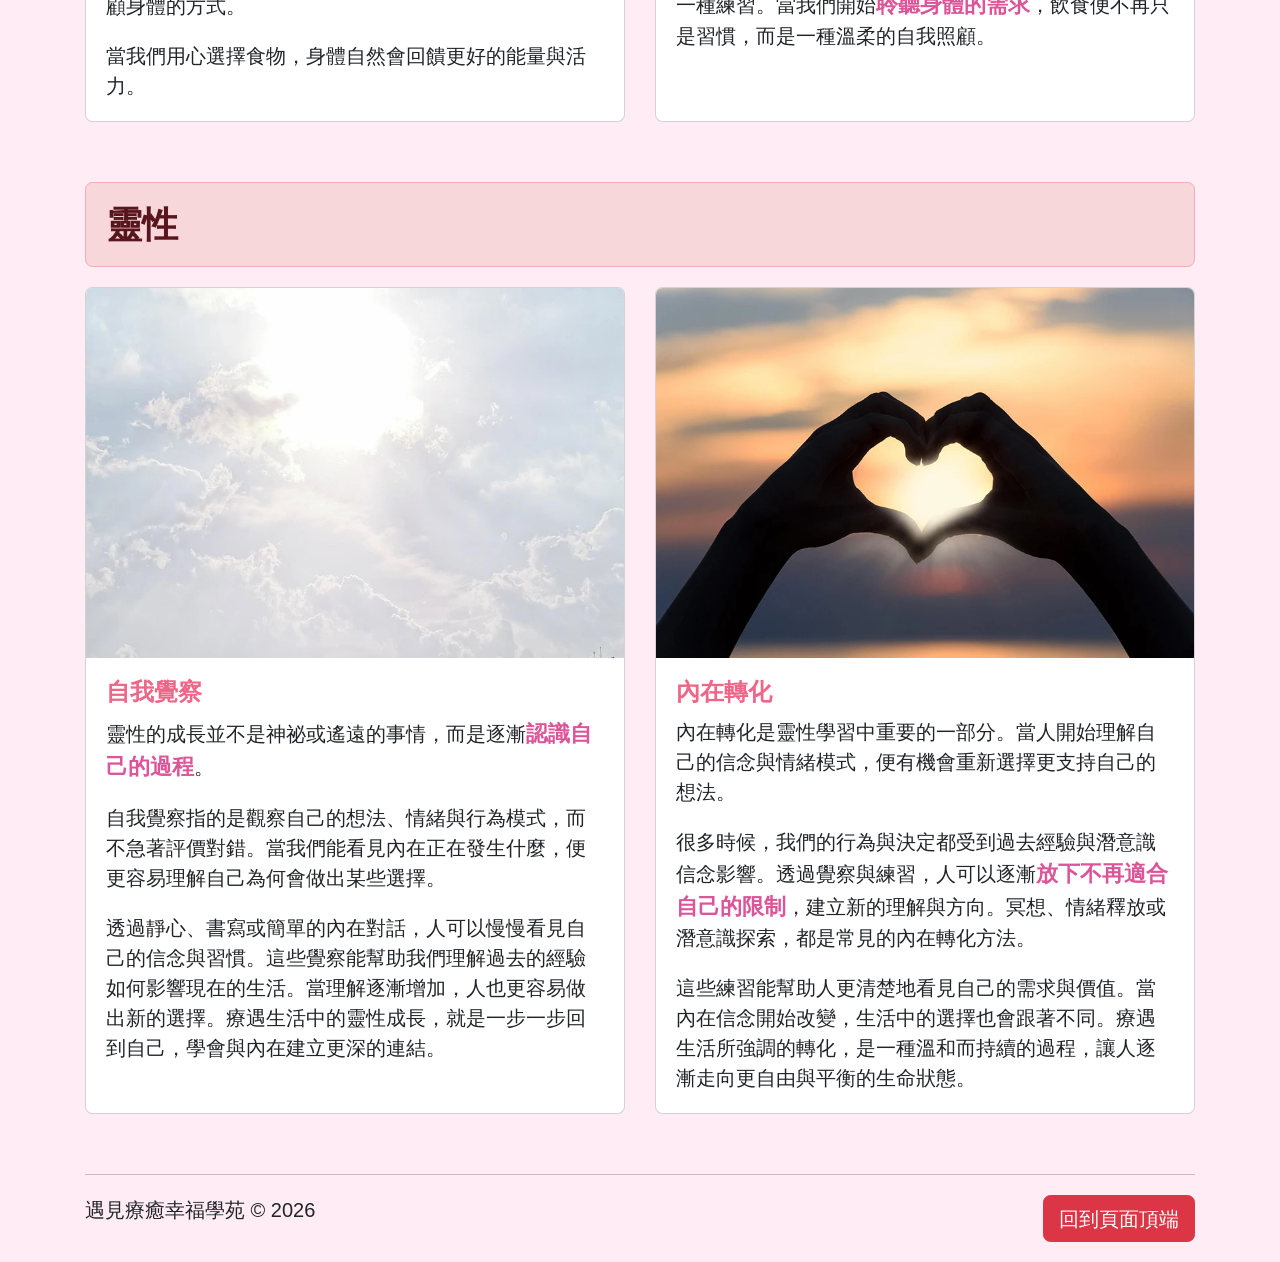
<file: healthy.html>
<!-- 宣告網頁文件是HTML5格式 -->
<!doctype html>
<!-- 網頁所屬地區的語言 -->
<html lang="zh-Hant-TW">
  <!-- 檔頭、SEO/GEO/AEO   -->
  <head>
    <!-- 文字編碼 -->
    <meta charset="utf-8">
    <!-- RWD響應式網站 -->
    <meta name="viewport" content="width=device-width, initial-scale=1">
    <!-- 網站作者(擁有者)、品牌名稱 -->
    <meta name="author" content="遇見療癒幸福學苑">
    <!-- 網頁描述、網頁內容濃縮，可透過ChatGPT協助生成 -->
    <meta name="description" content="療遇生活指南：從健康、運動、飲食到靈性成長，學習身心平衡、自我覺察與內在轉化。">
    <!-- 網頁編輯器 -->
    <meta name="generator" content="Visual Studio Code">
    <!-- 網頁關鍵字，網頁內容提取，可透過ChatGPT協助提取 -->
    <meta name="keywords" content="遇見療癒幸福學苑, 療遇生活, 身心靈健康, 身體保健, 心理健康, 情緒管理, 壓力調節, 自我覺察, 內在覺察, 身心平衡, 健康生活習慣, 規律作息, 睡眠健康, 運動習慣, 身體活動, 瑜伽運動, 呼吸練習, 呼吸調節, 冥想練習, 靜心練習, 均衡飲食, 健康飲食, 飲食覺察, 正念飲食, 消化健康, 靈性成長, 內在轉化, 潛意識探索, 情緒釋放, 身心靈療癒, 自我成長, 生命平衡">
    <!-- favicon品牌Logo -->
    <!-- 舊版icon，針對IE瀏覽器  -->
    <link rel="shortcut icon" href="/favicon.ico" type="image/x-icon">
    <!-- 新版icon，全部都可以使用，對IE無效 -->
    <link rel="icon" href="/favicon.ico" type="image/x-icon">
    <!-- 網頁標題，包含網站名稱和網頁名稱 -->
    <title>遇見療癒幸福學苑-療遇生活</title>
    <!-- Botstrap雲端CSS外部檔 -->
    <link href="https://cdn.jsdelivr.net/npm/bootstrap@5.3.8/dist/css/bootstrap.min.css" rel="stylesheet" integrity="sha384-sRIl4kxILFvY47J16cr9ZwB07vP4J8+LH7qKQnuqkuIAvNWLzeN8tE5YBujZqJLB" crossorigin="anonymous">
    <!-- 自訂的CSS -->
    <link rel="stylesheet" href="css/custom.css">
    <!-- GoogleIconFonts -->
    <!-- <link rel="stylesheet" href="https://fonts.googleapis.com/icon?family=Material+Icons"> -->
    <!-- GA追蹤碼 -->
    <!-- Google tag (gtag.js) -->
    <script async src="https://www.googletagmanager.com/gtag/js?id=G-C1G82CL6KB"></script>
    <script>
      window.dataLayer = window.dataLayer || [];
      function gtag(){dataLayer.push(arguments);}
      gtag('js', new Date());

      gtag('config', 'G-C1G82CL6KB');
    </script>
  </head>
  <!-- 網頁本文 -->
  <body>
    <!-- 頁首 -->
    <header class="fixed-top">
      <nav class="navbar navbar-expand-lg bg-dark navbar-dark">
        <div class="container-fluid">
          <a class="navbar-brand" href="index.html">遇見療癒幸福學苑</a>
          <button class="navbar-toggler" type="button" data-bs-toggle="collapse" data-bs-target="#navbarSupportedContent" aria-controls="navbarSupportedContent" aria-expanded="false" aria-label="Toggle navigation">
            <span class="navbar-toggler-icon"></span>
          </button>
          <div class="collapse navbar-collapse" id="navbarSupportedContent">
            <ul class="navbar-nav me-auto mb-2 mb-lg-0">
              <li class="nav-item">
                <a class="nav-link" href="index.html">首頁</a>
              </li>
              <li class="nav-item">
                <a class="nav-link" href="about.html">關於品牌</a>
              </li>
              <li class="nav-item">
                <a class="nav-link active" aria-current="page" href="healthy.html">療遇生活</a>
              </li>
              <li class="nav-item">
                <a class="nav-link" href="tools.html">善巧工具</a>
              </li>
              <li class="nav-item">
                <a class="nav-link" href="learnmore.html">相關連結</a>
              </li>
              <li class="nav-item">
                <a class="nav-link" href="https://toolkit.url.com.tw/bbs/index.php?email=bbs@trial-162244.url.tw" target="_blank">互動Q&A</a>
              </li>
              <li class="nav-item">
                <a class="nav-link" href="https://17learnmore.easy.co/" target="_blank">購物車</a>
              </li>
              <li class="nav-item">
                <a class="nav-link" href="https://charishealingbeauty.wordpress.com/" target="_blank">部落格</a>
              </li>
            </ul>
            <!-- <form class="d-flex" role="search">
              <input class="form-control me-2" type="search" placeholder="Search" aria-label="Search"/>
              <button class="btn btn-outline-success" type="submit">Search</button>
            </form> -->
            <script async src="https://cse.google.com/cse.js?cx=84c502fb0aa1d45d1"></script>
            <div class="gcse-searchbox"></div> 
            <div class="gcse-searchresults"></div>
          </div>
        </div>
      </nav>
    </header>
    <main>
      <!-- 輪播圖外層 -->
      <div id="carouselExampleIndicators" class="carousel slide">
        <!-- 指示器 -->
        <div class="carousel-indicators">
          <button type="button" data-bs-target="#carouselExampleIndicators" data-bs-slide-to="0" class="active" aria-current="true" aria-label="Slide 1"></button>
          <button type="button" data-bs-target="#carouselExampleIndicators" data-bs-slide-to="1" aria-label="Slide 2"></button>
          <button type="button" data-bs-target="#carouselExampleIndicators" data-bs-slide-to="2" aria-label="Slide 3"></button>
          <button type="button" data-bs-target="#carouselExampleIndicators" data-bs-slide-to="3" aria-label="Slide 4"></button>
        </div>
        <!-- 輪播圖片 -->
        <div class="carousel-inner">
          <div class="carousel-item active">
            <img src="images/index/forest-snapwire-675949.webp" class="d-block w-100" alt="陽光灑落樹木林立的森林" title="陽光灑落樹木林立的森林" aria-label="陽光灑落樹木林立的森林">
          </div>
          <div class="carousel-item">
            <img src="images/index/sunset-woman-5238044_1920.webp" class="d-block w-100" alt="草原上張開雙臂面向夕陽的草帽女孩背影" title="草原上張開雙臂面向夕陽的草帽女孩背影" aria-label="草原上張開雙臂面向夕陽的草帽女孩背影">
          </div>
          <div class="carousel-item">
            <img src="images/index/tree-road-35600.webp" class="d-block w-100" alt="陽光灑落幽暗樹林中的林間小徑" title="陽光灑落幽暗樹林中的林間小徑" aria-label="陽光灑落幽暗樹林中的林間小徑">
          </div>
          <div class="carousel-item">
            <img src="images/index/mountain-sunset-tree.webp" class="d-block w-100" alt="在山區樹林間有著夕陽的天空" title="在山區樹林間有著夕陽的天空" aria-label="在山區樹林間有著夕陽的天空">
          </div>
        </div>
        <!-- 控制器 -->
        <button class="carousel-control-prev" type="button" data-bs-target="#carouselExampleIndicators" data-bs-slide="prev">
          <span class="carousel-control-prev-icon" aria-hidden="true"></span>
          <span class="visually-hidden">Previous</span>
        </button>
        <button class="carousel-control-next" type="button" data-bs-target="#carouselExampleIndicators" data-bs-slide="next">
          <span class="carousel-control-next-icon" aria-hidden="true"></span>
          <span class="visually-hidden">Next</span>
        </button>
      </div>
      <div class="container">
        <h2 class="alert alert-danger mt-5" role="alert">健康</h2>
        <div class="row">
          <div class="col-lg-6 d-flex">
            <div class="card w-100">
              <img src="images/healthy/ai-generated-brain-eyesclosed.webp" class="card-img-top" alt="身體感受" title="身體感受" aria-label="身體感受">
              <div class="card-body">
                <h4 class="h4-Fontsize">身體保健</h4>
                <p class="card-text">身體是我們生活與感受世界的基礎，因此照顧好身體，是療遇生活的重要起點。當生活忙碌、作息不規律或壓力長期累積時，身體往往會用疲倦、失眠、頭痛或專注力下降來提醒我們需要休息。</p>    
                <p class="card-text">身體健康並不是追求完美的體態，而是建立穩定而友善的生活習慣，例如規律睡眠、適度活動、充足休息與良好的日常節奏。</p>    
                <p class="card-text">當身體被好好照顧時，免疫力與能量自然會提升，人也更容易保持清晰的思考與穩定的情緒。療遇生活所強調的身體健康，是<span class="text-pink">學會傾聽身體的訊號，尊重它的需要</span>，並在忙碌生活中留下一點空間給自己。當身體逐漸恢復平衡，人也會重新感受到生活的輕盈與力量。</p>  
              </div>
            </div>            
          </div>
          <div class="col-lg-6 d-flex">
            <div class="card w-100">
              <img src="images/healthy/tumisu-brain-heart-love.webp" class="card-img-top" alt="內在情緒" title="內在情緒" aria-label="內在情緒">
              <div class="card-body">
                <h4 class="h4-Fontsize">心理層面</h4>
                <p class="card-text">心理健康指的是我們如何理解與面對自己的情緒與想法。生活中每個人都會遇到壓力、挫折或情緒波動，這些感受其實都是內在的重要訊息。</p>    
                <p class="card-text">療遇生活並不是要求自己永遠保持快樂，而是學會看見與理解情緒。當我們願意停下來問問自己<span class="text-pink">「現在的感覺是什麼」</span>，情緒就不再只是困擾，而是一種提醒與引導。</p>    
                <p class="card-text">透過深呼吸、書寫心情、與信任的人交流，或簡單的靜心練習，都能幫助情緒慢慢釋放。當情緒被理解與接納，人就不容易被壓力淹沒。心理健康的關鍵在於建立與自己的良好關係，讓內心有一個可以安心停靠的地方。當內在穩定，面對生活的變化也會更有力量。</p>  
              </div>
            </div>            
          </div>
        </div>
        <h2 class="alert alert-danger mt-5" role="alert">運動</h2>
        <div class="row">
          <div class="col-lg-6 d-flex">
            <div class="card w-100">
              <img src="images/healthy/woman-yoga-pinkstyle.webp" class="card-img-top" alt="顯化瑜珈" title="顯化瑜珈" aria-label="顯化瑜珈">
              <div class="card-body">
                <h4 class="h4-Fontsize">身體活動</h4>
                <p class="card-text">運動不只是鍛鍊體能，更是一種讓身心重新流動的方式。</p>    
                <p class="card-text">當身體活動時，血液循環與呼吸節奏會變得更順暢，身體也會釋放幫助放鬆與愉悅的化學物質，使人感到更有精神。療遇生活中的運動，不一定要追求高強度或長時間，而是<span class="text-pink">選擇適合自己的方式</span>，例如散步、伸展、瑜伽或輕鬆慢跑。這些溫和的活動能幫助身體釋放長時間累積的緊繃與壓力。</p>    
                <p class="card-text">當身體持續活動，整體能量也會逐漸提升。運動的真正價值，不只是讓身體更健康，也讓人重新感受到身體的存在與力量，從忙碌的思緒中回到當下。</p>  
              </div>
            </div>            
          </div>
          <div class="col-lg-6 d-flex">
            <div class="card w-100">
              <img src="images/healthy/geralt-woman-light.webp" class="card-img-top" alt="意識重塑" title="意識重塑" aria-label="意識重塑">
              <div class="card-body">
                <h4 class="h4-Fontsize">呼吸與身心調節</h4>
                <p class="card-text">呼吸是人體最自然的節奏，也是調節身心的重要工具。當我們緊張或壓力升高時，呼吸往往會變得急促而淺短。</p>    
                <p class="card-text">透過緩慢而深長的呼吸，可以幫助神經系統放鬆，讓身體逐漸回到穩定狀態。簡單的呼吸練習，例如慢慢吸氣、停留幾秒再緩緩吐氣，能讓身體感受到安全與放鬆。當呼吸變得穩定，大腦也會逐漸安靜下來。</p>    
                <p class="card-text">許多冥想與靜心練習都以呼吸為基礎，因為<span class="text-pink">呼吸能讓人回到當下的感受</span>。療遇生活中的呼吸練習，是一種隨時都能進行的自我照顧方式。當我們願意停下來好好呼吸，內在的節奏也會慢慢重新對齊。</p>  
              </div>
            </div>            
          </div>
        </div>
        <h2 class="alert alert-danger mt-5" role="alert">飲食</h2>
        <div class="row">
          <div class="col-lg-6 d-flex">
            <div class="card w-100">
              <img src="images/healthy/food-healthy-fruit-nut.webp" class="card-img-top" alt="健康飲食" title="健康飲食" aria-label="健康飲食">
              <div class="card-body">
                <h4 class="h4-Fontsize">均衡飲食</h4>
                <p class="card-text">飲食是身體能量的重要來源，也是健康生活的重要基礎。療遇生活中的飲食理念並不強調過度限制，而是<span class="text-pink">重視均衡與自然</span>。</p>    
                <p class="card-text">當食物來源多樣、營養充足，身體便能獲得維持運作所需的能量。新鮮蔬菜、水果、適量蛋白質與穀物，都能幫助身體保持穩定的代謝與體力。規律的飲食時間，也能幫助身體建立穩定的節奏。</p>    
                <p class="card-text">當人願意慢慢品嚐食物，而不是匆忙進食，身體更容易感受到飽足與滿足。飲食不只是填飽肚子，更是一種照顧身體的方式。</p>  
                <p class="card-text">當我們用心選擇食物，身體自然會回饋更好的能量與活力。</p>
              </div>
            </div>            
          </div>
          <div class="col-lg-6 d-flex">
            <div class="card w-100">
              <img src="images/healthy/thophilong-soil-seeding.webp" class="card-img-top" alt="優質食物" title="優質食物" aria-label="優質食物">
              <div class="card-body">
                <h4 class="h4-Fontsize">飲食覺察</h4>
                <p class="card-text">除了吃什麼，如何吃也同樣重要。飲食覺察指的是在進食時<span class="text-pink">留意自己的感受</span>，例如是否真的感到飢餓、吃完後身體的感覺如何。</p>    
                <p class="card-text">當人忙碌或情緒低落時，有時會不自覺地過度進食或忽略身體的需求。透過簡單的覺察，我們能逐漸理解身體的訊號。例如慢慢咀嚼食物、留意味道與口感，讓進食成為一種專注而放鬆的過程。這種方式能幫助消化系統更順暢，也能減少壓力型飲食。</p>    
                <p class="card-text">療遇生活中的飲食覺察，是讓人重新與身體建立連結的一種練習。當我們開始<span class="text-pink">聆聽身體的需求</span>，飲食便不再只是習慣，而是一種溫柔的自我照顧。</p>  
              </div>
            </div>            
          </div>
        </div>
        <h2 class="alert alert-danger mt-5" role="alert">靈性</h2>
        <div class="row mb-5">
          <div class="col-lg-6 d-flex">
            <div class="card w-100">
              <img src="images/healthy/subscribe-sky-glare.webp" class="card-img-top" alt="看見曙光" title="看見曙光" aria-label="看見曙光">
              <div class="card-body">
                <h4 class="h4-Fontsize">自我覺察</h4>
                <p class="card-text">靈性的成長並不是神祕或遙遠的事情，而是逐漸<span class="text-pink">認識自己的過程</span>。</p>    
                <p class="card-text">自我覺察指的是觀察自己的想法、情緒與行為模式，而不急著評價對錯。當我們能看見內在正在發生什麼，便更容易理解自己為何會做出某些選擇。</p>    
                <p class="card-text">透過靜心、書寫或簡單的內在對話，人可以慢慢看見自己的信念與習慣。這些覺察能幫助我們理解過去的經驗如何影響現在的生活。當理解逐漸增加，人也更容易做出新的選擇。療遇生活中的靈性成長，就是一步一步回到自己，學會與內在建立更深的連結。</p>  
              </div>
            </div>            
          </div>
          <div class="col-lg-6 d-flex">
            <div class="card w-100">
              <img src="images/healthy/love-heartshape-sky.webp" class="card-img-top" alt="內在照顧" title="內在照顧" aria-label="內在照顧">
              <div class="card-body">
                <h4 class="h4-Fontsize">內在轉化</h4>
                <p class="card-text">內在轉化是靈性學習中重要的一部分。當人開始理解自己的信念與情緒模式，便有機會重新選擇更支持自己的想法。</p>    
                <p class="card-text">很多時候，我們的行為與決定都受到過去經驗與潛意識信念影響。透過覺察與練習，人可以逐漸<span class="text-pink">放下不再適合自己的限制</span>，建立新的理解與方向。冥想、情緒釋放或潛意識探索，都是常見的內在轉化方法。</p>    
                <p class="card-text">這些練習能幫助人更清楚地看見自己的需求與價值。當內在信念開始改變，生活中的選擇也會跟著不同。療遇生活所強調的轉化，是一種溫和而持續的過程，讓人逐漸走向更自由與平衡的生命狀態。</p> 
              </div>
            </div>            
          </div>
        </div>
        <hr>
      </div>
      <footer class="container">
        <p class="float-end"><a href="#top" class="btn btn-danger">回到頁面頂端</a></p>
        <p>遇見療癒幸福學苑 &copy; 2026</p>
      </footer>
    </main>
    <!-- Botstrap雲端JS外部檔 -->
    <script src="https://cdn.jsdelivr.net/npm/bootstrap@5.3.8/dist/js/bootstrap.bundle.min.js" integrity="sha384-FKyoEForCGlyvwx9Hj09JcYn3nv7wiPVlz7YYwJrWVcXK/BmnVDxM+D2scQbITxI" crossorigin="anonymous"></script>
  </body>
</html>
</file>
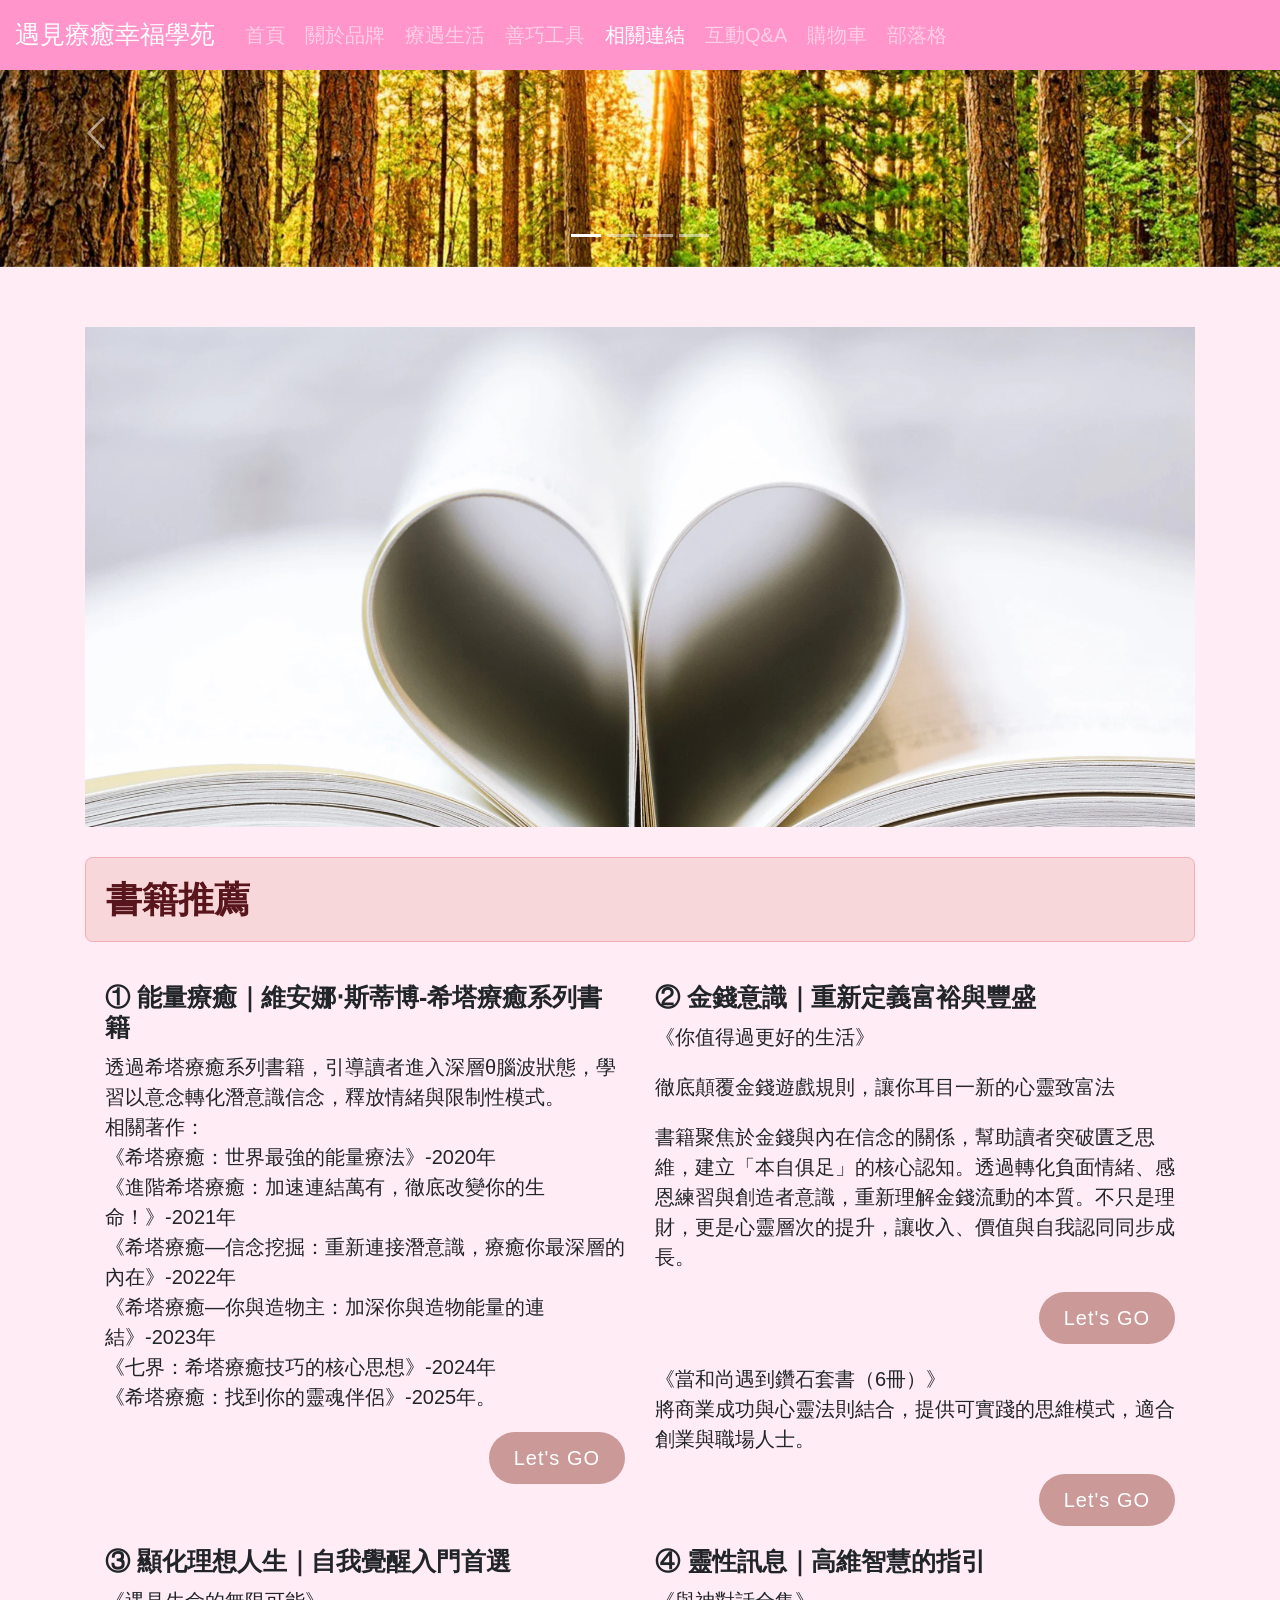
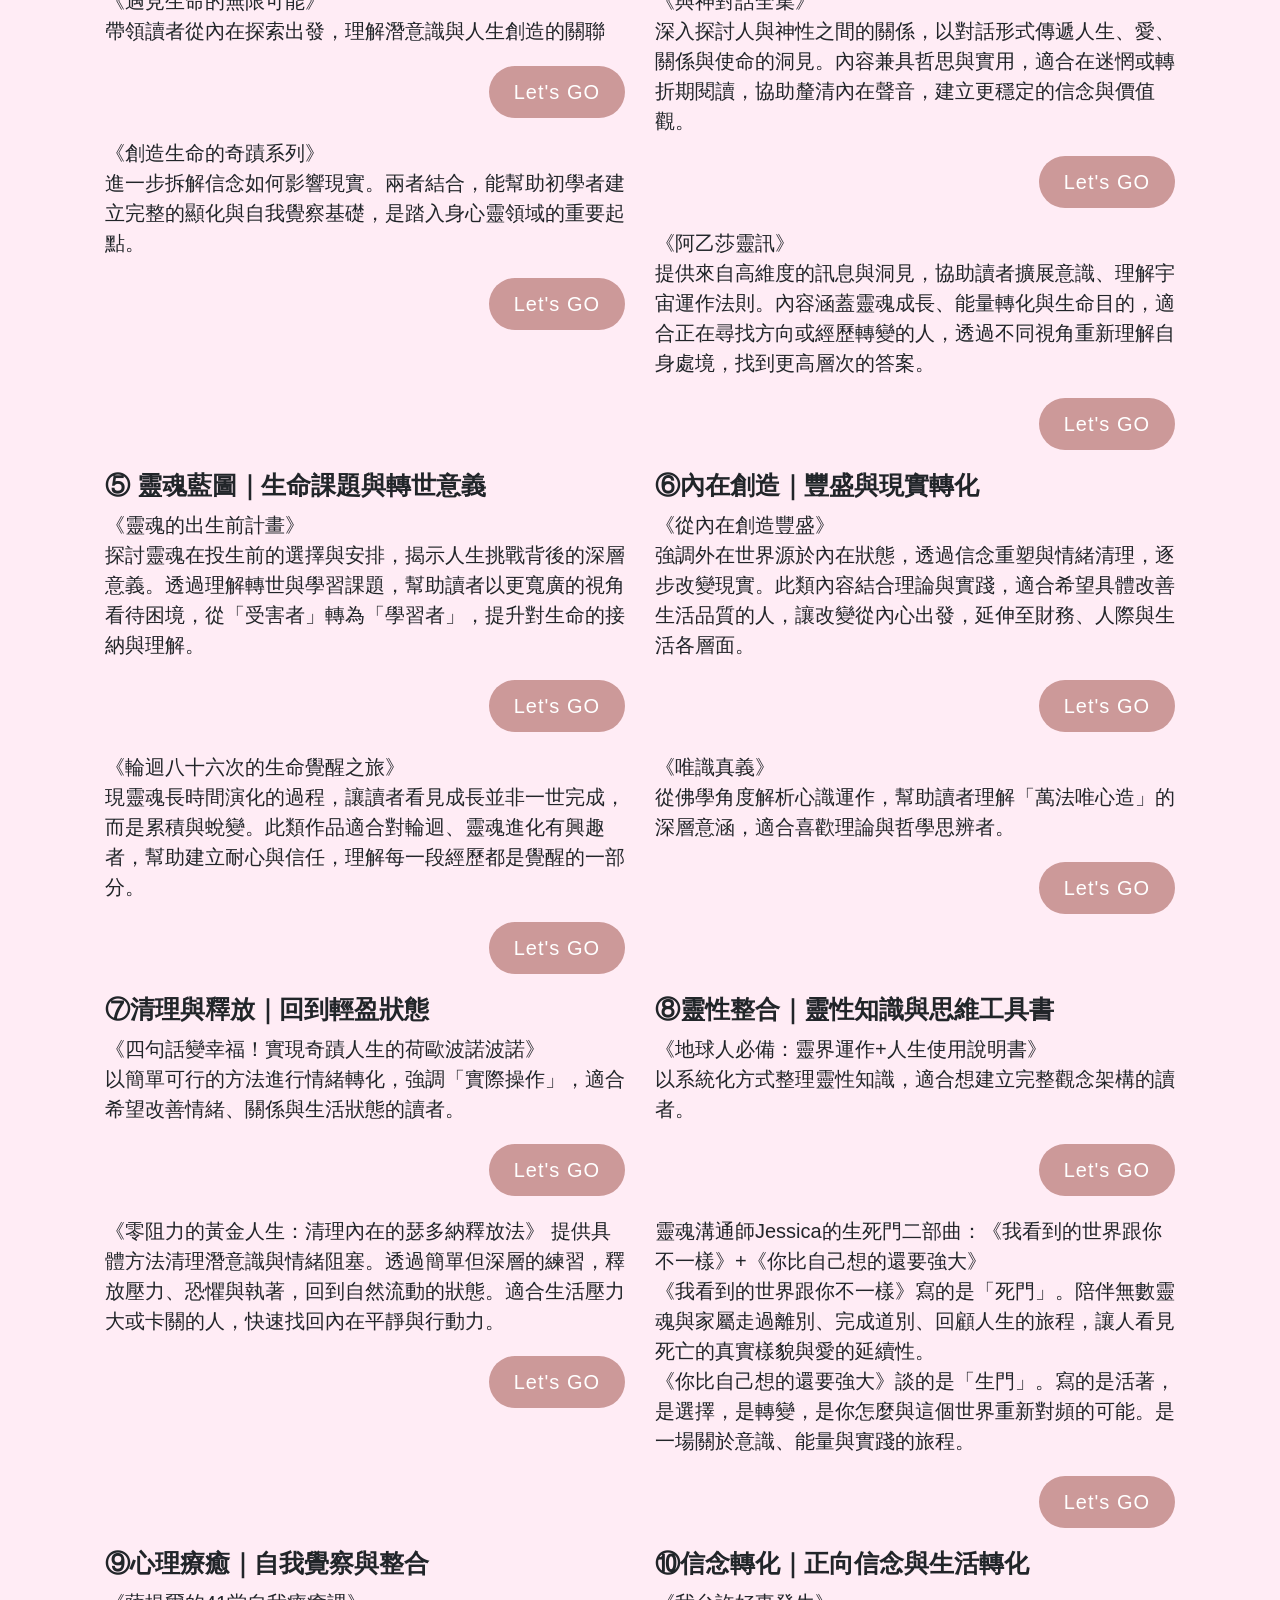
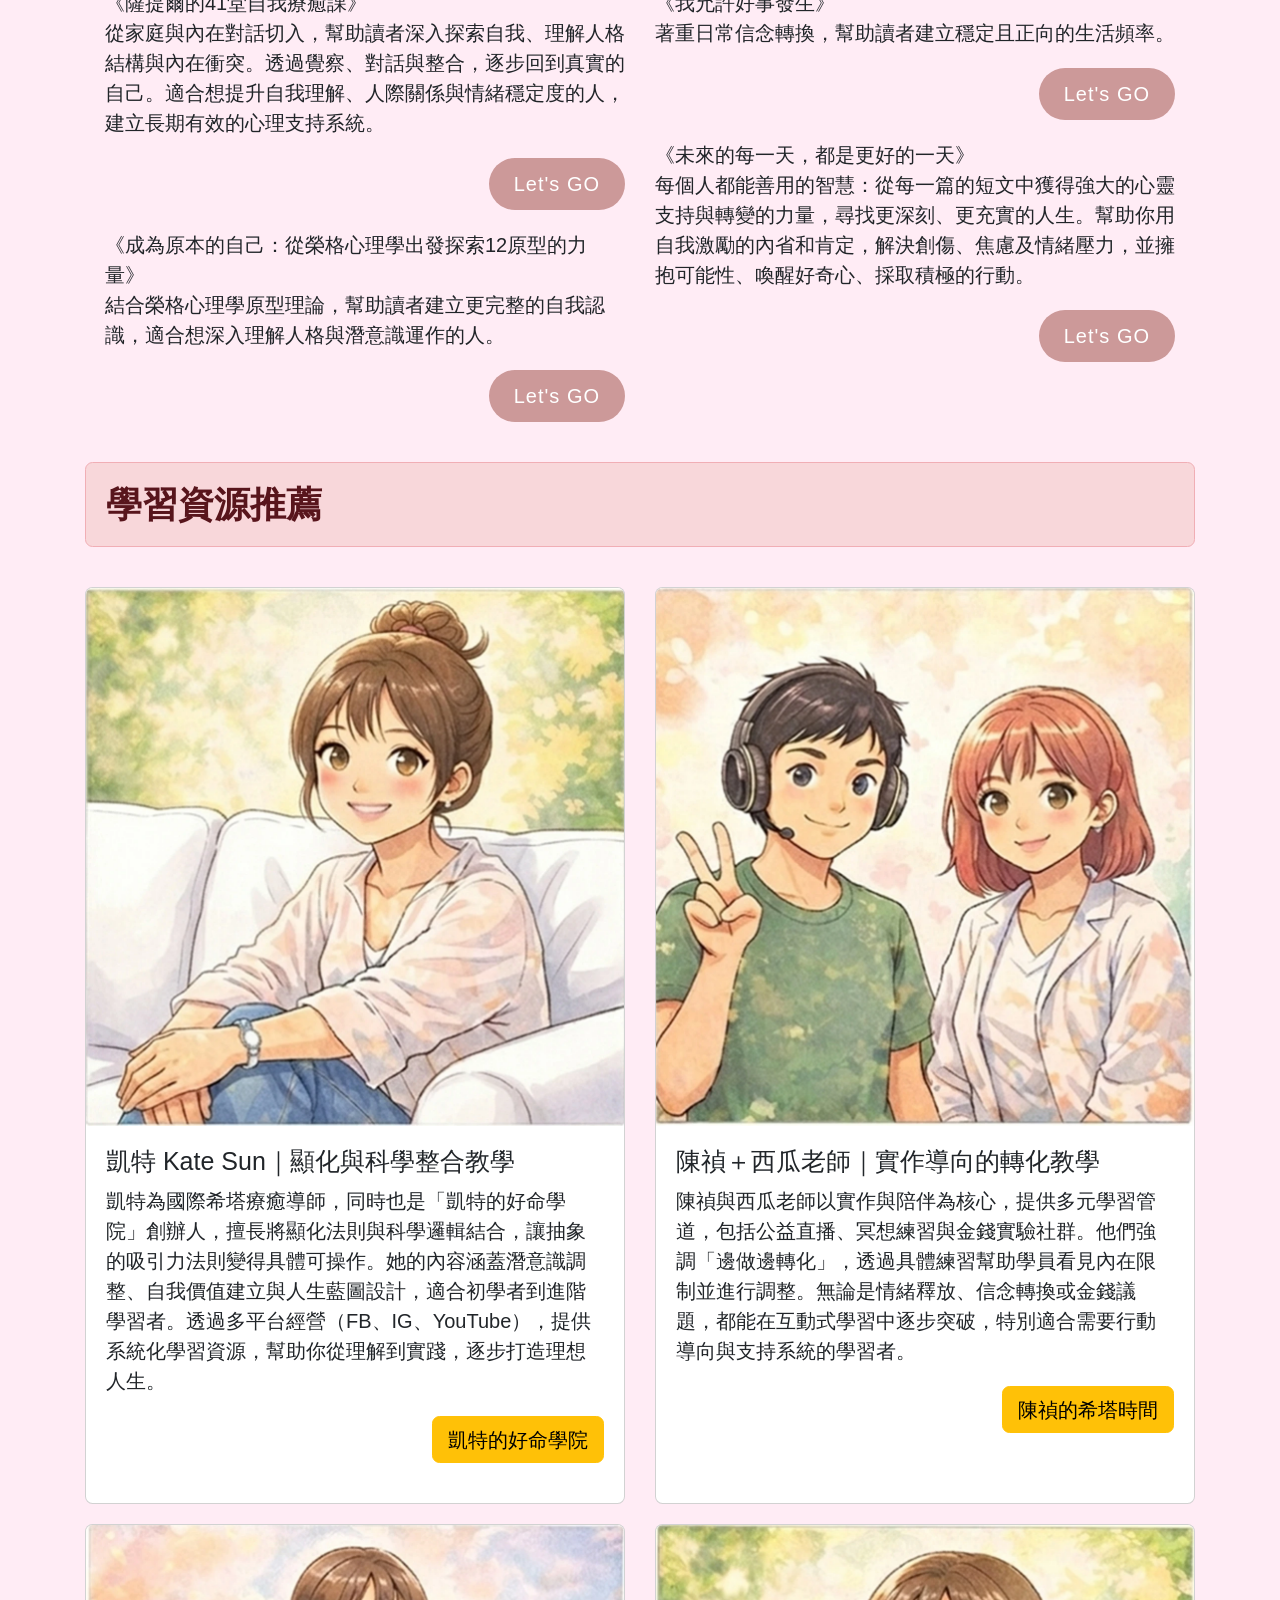
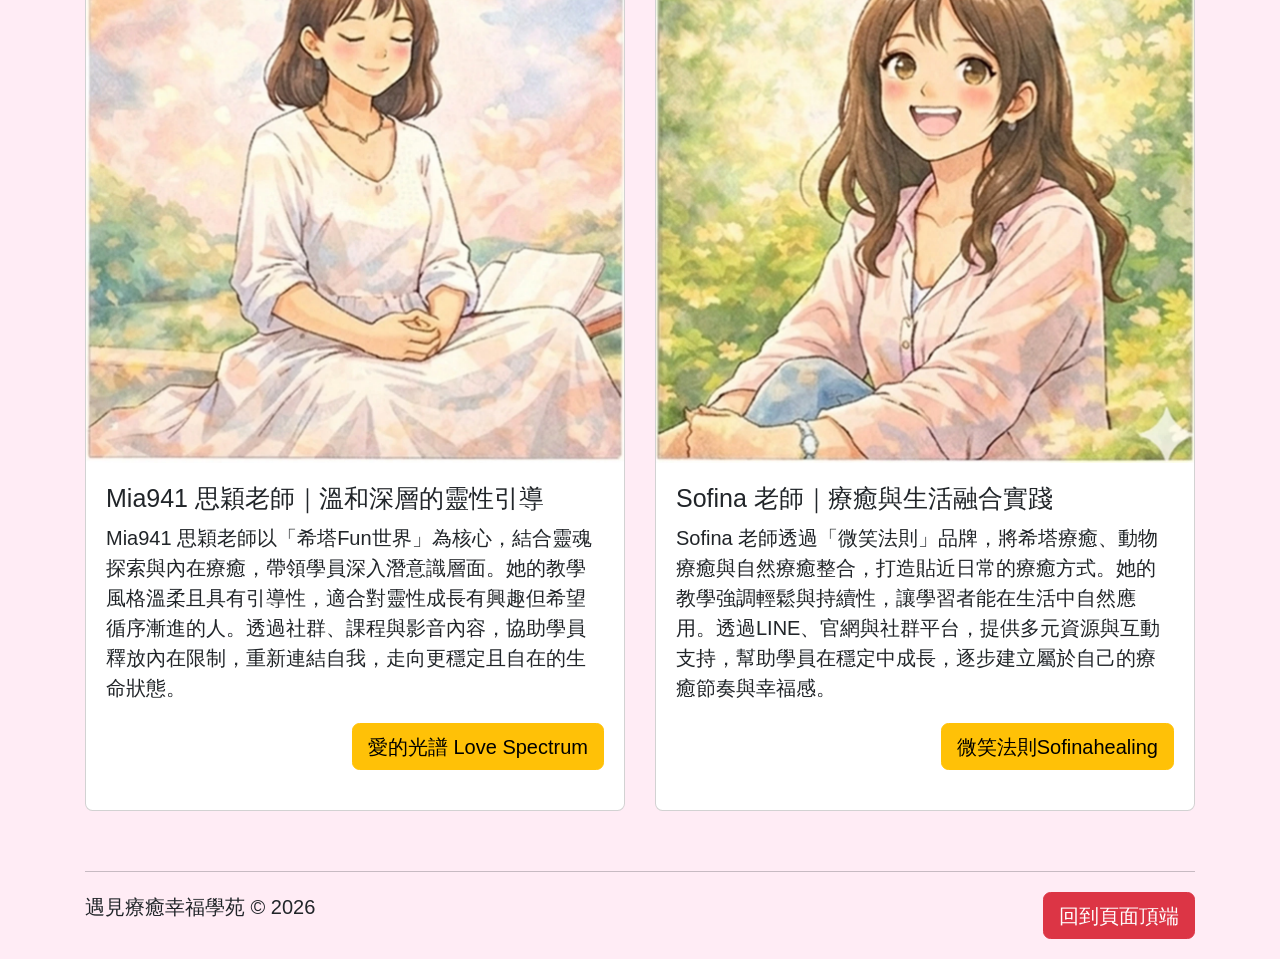
<file: learnmore.html>
<!-- 網頁文件宣告HTML5文件 -->
<!doctype html>
<!-- 網頁所屬地區語言 -->
<html lang="zh-Hant-TW">
  <!-- 網頁檔頭 -->
  <head>
    <!-- 空元素，中繼標籤 -->
    <!-- 網頁文字編碼 -->
    <meta charset="utf-8">
    <!-- RWD響應式網站 -->
    <meta name="viewport" content="width=device-width, initial-scale=1">
    <meta name="author" content="遇見療癒幸福學苑">
    <meta name="description" content="整合書籍與療癒資源，涵蓋希塔療癒、信念轉化與靈性成長，帶你建立身心靈平衡的學習路徑">
    <meta name="generator" content="Visual Studio Code">
    <meta name="keywords" content="遇見療癒幸福學苑, 希塔療癒, ThetaHealing, 身心靈成長, 自我療癒, 潛意識清理, 信念轉化, 能量療癒, 吸引力法則, 顯化法則, 頻率提升, 情緒釋放, 瑟多納釋放法, 疾病與情緒關係, 身心靈書單推薦, 靈性覺醒, 冥想練習, 能量頻率, 創造實相, 潛能開發, 靈性學習入門">
    <!-- favicon(Logo網頁版) -->
    <link rel="shortcut icon" href="/favicon.ico">
    <link rel="icon" href="/favicon.ico">
    <!-- 網頁標題包含"網站名稱"和"網頁名稱" -->
    <title>遇見療癒幸福學苑-相關連結</title>
    <!-- Bootstrap雲端CSS -->
    <link href="https://cdn.jsdelivr.net/npm/bootstrap@5.3.6/dist/css/bootstrap.min.css" rel="stylesheet" integrity="sha384-4Q6Gf2aSP4eDXB8Miphtr37CMZZQ5oXLH2yaXMJ2w8e2ZtHTl7GptT4jmndRuHDT" crossorigin="anonymous">
    <link rel="stylesheet" href="css/custom.css">
    <!-- Google Icons -->
    <link rel="stylesheet" href="https://fonts.googleapis.com/icon?family=Material+Icons">
    <!-- GA追蹤分析 -->
    <!-- Google tag (gtag.js) -->
    <script async src="https://www.googletagmanager.com/gtag/js?id=G-C1G82CL6KB"></script>
    <script>
      window.dataLayer = window.dataLayer || [];
      function gtag(){dataLayer.push(arguments);}
      gtag('js', new Date());

      gtag('config', 'G-C1G82CL6KB');
    </script>
  </head>
  <!-- 網頁本文 -->
  <body>
    <header class="fixed-top">
      <nav class="navbar navbar-expand-lg bg-dark navbar-dark">
        <div class="container-fluid">
          <a class="navbar-brand" href="index.html">遇見療癒幸福學苑</a>
          <!-- 手機版，導覽會收合成按鈕 -->
          <button class="navbar-toggler" type="button" data-bs-toggle="collapse" data-bs-target="#navbarSupportedContent" aria-controls="navbarSupportedContent" aria-expanded="false" aria-label="Toggle navigation">
            <span class="navbar-toggler-icon"></span>
          </button>
          <!-- 導覽主內容，按鈕選單，搜尋表單 -->
          <div class="collapse navbar-collapse" id="navbarSupportedContent">
            <ul class="navbar-nav me-auto mb-2 mb-lg-0">
              <li class="nav-item">
                <a class="nav-link" href="index.html">首頁</a>
              </li>
              <li class="nav-item">
                <a class="nav-link" href="about.html">關於品牌</a>
              </li>
              <li class="nav-item">
                <a class="nav-link" href="healthy.html">療遇生活</a>
              </li>
              <li class="nav-item">
                <a class="nav-link" href="tools.html">善巧工具</a>
              </li>
              <li class="nav-item">
                <a class="nav-link active" aria-current="page" href="learnmore.html">相關連結</a>
              </li>
              <li class="nav-item">
                <a class="nav-link" href="https://toolkit.url.com.tw/bbs/index.php?email=bbs@trial-162244.url.tw" target="_blank">互動Q&A</a>
              </li>
              <li class="nav-item">
                <a class="nav-link" href="https://17learnmore.easy.co/" target="_blank">購物車</a>
              </li>
              <li class="nav-item">
                <a class="nav-link" href="https://charishealingbeauty.wordpress.com/" target="_blank">部落格</a>
              </li>
            </ul>
            <!-- <form class="d-flex" role="search">
              <input class="form-control me-2" type="search" placeholder="Search" aria-label="Search"/>
              <button class="btn btn-outline-success" type="submit">Search</button>
            </form> -->
            <script async src="https://cse.google.com/cse.js?cx=84c502fb0aa1d45d1"></script>
            <div class="gcse-searchbox"></div> 
            <div class="gcse-searchresults"></div>
        </div>
      </nav>
    </header>
    <main>
      <div id="carouselExampleIndicators" class="carousel slide">
        <!-- 指示器 -->
        <div class="carousel-indicators">
          <button type="button" data-bs-target="#carouselExampleIndicators" data-bs-slide-to="0" class="active" aria-current="true" aria-label="Slide 1"></button>
          <button type="button" data-bs-target="#carouselExampleIndicators" data-bs-slide-to="1" aria-label="Slide 2"></button>
          <button type="button" data-bs-target="#carouselExampleIndicators" data-bs-slide-to="2" aria-label="Slide 3"></button>
          <button type="button" data-bs-target="#carouselExampleIndicators" data-bs-slide-to="3" aria-label="Slide 4"></button>
        </div>
        <!-- 輪播圖片 -->
        <div class="carousel-inner">
          <div class="carousel-item active">
            <img src="images/index/forest-snapwire-675949.webp" class="d-block w-100" alt="陽光灑落樹木林立的森林" title="陽光灑落樹木林立的森林" aria-label="陽光灑落樹木林立的森林">
          </div>
          <div class="carousel-item">
            <img src="images/index/sunset-woman-5238044_1920.webp" class="d-block w-100" alt="草原上張開雙臂面向夕陽的草帽女孩背影" title="草原上張開雙臂面向夕陽的草帽女孩背影" aria-label="草原上張開雙臂面向夕陽的草帽女孩背影">
          </div>
          <div class="carousel-item">
            <img src="images/index/tree-road-35600.webp" class="d-block w-100" alt="陽光灑落幽暗樹林中的林間小徑" title="陽光灑落幽暗樹林中的林間小徑" aria-label="陽光灑落幽暗樹林中的林間小徑">
          </div>
          <div class="carousel-item">
            <img src="images/index/mountain-sunset-tree.webp" class="d-block w-100" alt="在山區樹林間有著夕陽的天空" title="在山區樹林間有著夕陽的天空" aria-label="在山區樹林間有著夕陽的天空">
          </div>
        </div>
        <!-- 控制器 -->
        <button class="carousel-control-prev" type="button" data-bs-target="#carouselExampleIndicators" data-bs-slide="prev">
          <span class="carousel-control-prev-icon" aria-hidden="true"></span>
          <span class="visually-hidden">Previous</span>
        </button>
        <button class="carousel-control-next" type="button" data-bs-target="#carouselExampleIndicators" data-bs-slide="next">
          <span class="carousel-control-next-icon" aria-hidden="true"></span>
          <span class="visually-hidden">Next</span>
        </button>
      </div>
      <!-- 以下是網頁主內容 -->
      <div class="container">
        <div class="row mt-5">
          <div id="notes" class="card card-no-border">
            <img src="images/learnmore/love-book-pages-as-a-heart.webp" class="imgCut" alt="書的頁面折成愛心的形狀" title="書的頁面折成愛心的形狀" aria-label="書的頁面折成愛心的形狀">
            <h2 class="alert alert-danger mt-4" role="alert">書籍推薦</h2>
            <div class="card-body">
              <div class="row">
                <div class="col-lg-6">
                  <h5>① 能量療癒｜維安娜‧斯蒂博-希塔療癒系列書籍</h5>
                  <p>透過希塔療癒系列書籍，引導讀者進入深層θ腦波狀態，學習以意念轉化潛意識信念，釋放情緒與限制性模式。<br>
                    相關著作：<br>
                    《希塔療癒：世界最強的能量療法》-2020年<br>
                    《進階希塔療癒：加速連結萬有，徹底改變你的生命！》-2021年<br>
                    《希塔療癒—信念挖掘：重新連接潛意識，療癒你最深層的內在》-2022年<br>
                    《希塔療癒—你與造物主：加深你與造物能量的連結》-2023年<br>
                    《七界：希塔療癒技巧的核心思想》-2024年<br>
                    《希塔療癒：找到你的靈魂伴侶》-2025年。<br></p>
                  <p class="text-end mt-2"><a href="https://search.books.com.tw/search/query/key/%E7%B6%AD%E5%AE%89%E5%A8%9C%E2%80%A7%E6%96%AF%E8%92%82%E5%8D%9A/cat/all" target="_blank" class="btn btn-brand" role="button">Let's GO</a></p>
                </div>
                <div class="col-lg-6">
                  <h5>② 金錢意識｜重新定義富裕與豐盛</h5>
                  <p>《你值得過更好的生活》</p>
                  <p>徹底顛覆金錢遊戲規則，讓你耳目一新的心靈致富法</p>
                  <p>書籍聚焦於金錢與內在信念的關係，幫助讀者突破匱乏思維，建立「本自俱足」的核心認知。透過轉化負面情緒、感恩練習與創造者意識，重新理解金錢流動的本質。不只是理財，更是心靈層次的提升，讓收入、價值與自我認同同步成長。</p>
                  <p class="text-end mt-2"><a href="https://www.books.com.tw/products/0010439502?srsltid=AfmBOoqrDzB6oRJUy-4NUfUWyWeGCMIVtXWE-tkjN78SR5Nvg6Lcl59z" target="_blank" class="btn btn-brand" role="button">Let's GO</a></p>
                  <p>《當和尚遇到鑽石套書（6冊）》<br>
                  將商業成功與心靈法則結合，提供可實踐的思維模式，適合創業與職場人士。</p>
                  <p class="text-end mt-2"><a href="https://www.books.com.tw/products/0011023090?sloc=main_mb"  target="_blank" class="btn btn-brand" role="button">Let's GO</a></p>
                </div>
              </div>
              <div class="row">
                <div class="col-lg-6">
                  <h5>③ 顯化理想人生｜自我覺醒入門首選</h5>
                  <p>《遇見生命的無限可能》<br>
                    帶領讀者從內在探索出發，理解潛意識與人生創造的關聯<br></p>
                  <p class="text-end mt-2"><a href="https://shop.meet-1350.com.tw/shop/" target="_blank" class="btn btn-brand" role="button">Let's GO</a></p>
                  <p>《創造生命的奇蹟系列》<br>
                    進一步拆解信念如何影響現實。兩者結合，能幫助初學者建立完整的顯化與自我覺察基礎，是踏入身心靈領域的重要起點。</p>
                  <p class="text-end mt-2"><a href="https://www.books.com.tw/products/0010555626?sloc=main_mb" target="_blank" class="btn btn-brand" role="button">Let's GO</a></p>
                </div>
                <div class="col-lg-6">
                  <h5>④ 靈性訊息｜高維智慧的指引</h5>
                  <p>《與神對話全集》<br>
                  深入探討人與神性之間的關係，以對話形式傳遞人生、愛、關係與使命的洞見。內容兼具哲思與實用，適合在迷惘或轉折期閱讀，協助釐清內在聲音，建立更穩定的信念與價值觀。</p>
                  <p class="text-end mt-2"><a href="https://www.books.com.tw/products/0010534876" target="_blank" class="btn btn-brand" role="button">Let's GO</a></p>
                  <p>《阿乙莎靈訊》<br>
                  提供來自高維度的訊息與洞見，協助讀者擴展意識、理解宇宙運作法則。內容涵蓋靈魂成長、能量轉化與生命目的，適合正在尋找方向或經歷轉變的人，透過不同視角重新理解自身處境，找到更高層次的答案。</p>
                  <p class="text-end mt-2"><a href="https://www.books.com.tw/products/0010802213" target="_blank" class="btn btn-brand" role="button">Let's GO</a></p>
                </div>
              </div>
              <div class="row">
                <div class="col-lg-6">
                  <h5>⑤ 靈魂藍圖｜生命課題與轉世意義</h5>
                  <p>《靈魂的出生前計畫》<br>
                  探討靈魂在投生前的選擇與安排，揭示人生挑戰背後的深層意義。透過理解轉世與學習課題，幫助讀者以更寬廣的視角看待困境，從「受害者」轉為「學習者」，提升對生命的接納與理解。</p>
                  <p class="text-end mt-2"><a href="https://www.books.com.tw/products/0010579749?loc=M_br_60nq68yhb_D_2aabdc_B_1" target="_blank" class="btn btn-brand" role="button">Let's GO</a></p>
                  <p>《輪迴八十六次的生命覺醒之旅》<br>
                  現靈魂長時間演化的過程，讓讀者看見成長並非一世完成，而是累積與蛻變。此類作品適合對輪迴、靈魂進化有興趣者，幫助建立耐心與信任，理解每一段經歷都是覺醒的一部分。</p>
                  <p class="text-end mt-2"><a href="https://www.books.com.tw/products/0011000184" target="_blank" class="btn btn-brand" role="button">Let's GO</a></p>
                </div>
                <div class="col-lg-6">
                  <h5>⑥內在創造｜豐盛與現實轉化</h5>
                  <p>《從內在創造豐盛》<br>
                  強調外在世界源於內在狀態，透過信念重塑與情緒清理，逐步改變現實。此類內容結合理論與實踐，適合希望具體改善生活品質的人，讓改變從內心出發，延伸至財務、人際與生活各層面。</p>
                  <p class="text-end mt-2"><a href="https://www.books.com.tw/products/0011017327?sloc=reprodmb_i_1" target="_blank" class="btn btn-brand" role="button">Let's GO</a></p>
                  <p>《唯識真義》<br>
                  從佛學角度解析心識運作，幫助讀者理解「萬法唯心造」的深層意涵，適合喜歡理論與哲學思辨者。</p>
                  <p class="text-end mt-2"><a href="https://www.books.com.tw/products/0010991782?sloc=main_mb" target="_blank" class="btn btn-brand" role="button">Let's GO</a></p>
                </div>
              </div>
              <div class="row">
                <div class="col-lg-6">
                  <h5>⑦清理與釋放｜回到輕盈狀態</h5>
                  <p>《四句話變幸福！實現奇蹟人生的荷歐波諾波諾》<br>
                  以簡單可行的方法進行情緒轉化，強調「實際操作」，適合希望改善情緒、關係與生活狀態的讀者。</p>
                  <p class="text-end mt-2"><a href="https://www.books.com.tw/products/0010914250?sloc=main_mb" target="_blank" class="btn btn-brand" role="button">Let's GO</a></p>
                  <p>《零阻力的黃金人生：清理內在的瑟多納釋放法》
                  提供具體方法清理潛意識與情緒阻塞。透過簡單但深層的練習，釋放壓力、恐懼與執著，回到自然流動的狀態。適合生活壓力大或卡關的人，快速找回內在平靜與行動力。</p>
                  <p class="text-end mt-2"><a href="https://www.books.com.tw/products/0010466659?srsltid=AfmBOoqAz_t0g7qBWW6qTS3tDJxO0zSt3n28cpE8ROu0MTfu4wlqsA48"  target="_blank" class="btn btn-brand" role="button">Let's GO</a></p>
                </div>
                <div class="col-lg-6">
                  <h5>⑧靈性整合｜靈性知識與思維工具書</h5>
                  <p>《地球人必備：靈界運作+人生使用說明書》<br>
                  以系統化方式整理靈性知識，適合想建立完整觀念架構的讀者。</p>
                  <p class="text-end mt-2"><a href="https://www.books.com.tw/products/0010989926?sloc=main_mb"  target="_blank" class="btn btn-brand" role="button">Let's GO</a></p>
                  <p>靈魂溝通師Jessica的生死門二部曲：《我看到的世界跟你不一樣》+《你比自己想的還要強大》<br>
                  《我看到的世界跟你不一樣》寫的是「死門」。陪伴無數靈魂與家屬走過離別、完成道別、回顧人生的旅程，讓人看見死亡的真實樣貌與愛的延續性。<br>
                  《你比自己想的還要強大》談的是「生門」。寫的是活著，是選擇，是轉變，是你怎麼與這個世界重新對頻的可能。是一場關於意識、能量與實踐的旅程。</p> 
                  <p class="text-end mt-2"><a href="https://www.books.com.tw/products/0011029753?sloc=reprodmb_i_1"  target="_blank" class="btn btn-brand" role="button">Let's GO</a></p>
                  </p>  
                </div>
              </div>
              <div class="row">
                <div class="col-lg-6">
                  <h5>⑨心理療癒｜自我覺察與整合</h5>
                  <p>《薩提爾的41堂自我療癒課》<br>
                  從家庭與內在對話切入，幫助讀者深入探索自我、理解人格結構與內在衝突。透過覺察、對話與整合，逐步回到真實的自己。適合想提升自我理解、人際關係與情緒穩定度的人，建立長期有效的心理支持系統。</p>
                  <p class="text-end mt-2"><a href="https://www.books.com.tw/products/0011019918?sloc=main_mb"  target="_blank" class="btn btn-brand" role="button">Let's GO</a></p>
                  <p>《成為原本的自己：從榮格心理學出發探索12原型的力量》<br>
                  結合榮格心理學原型理論，幫助讀者建立更完整的自我認識，適合想深入理解人格與潛意識運作的人。</p>  
                  <p class="text-end mt-2"><a href="https://www.books.com.tw/products/0010972100?loc=M_br_r0vq68ygz_D_2aabd0_B_1"  target="_blank" class="btn btn-brand" role="button">Let's GO</a></p>
                </div>
                <div class="col-lg-6">
                  <h5>⑩信念轉化｜正向信念與生活轉化</h5>
                  <p>《我允許好事發生》<br>
                  著重日常信念轉換，幫助讀者建立穩定且正向的生活頻率。</p>
                  <p class="text-end mt-2"><a href="https://www.books.com.tw/products/0011036687?loc=M_0005_072"  target="_blank" class="btn btn-brand" role="button">Let's GO</a></p>
                  <p>《未來的每一天，都是更好的一天》<br>
                  每個人都能善用的智慧：從每一篇的短文中獲得強大的心靈支持與轉變的力量，尋找更深刻、更充實的人生。幫助你用自我激勵的內省和肯定，解決創傷、焦慮及情緒壓力，並擁抱可能性、喚醒好奇心、採取積極的行動。</p>
                  <p class="text-end mt-2"><a href="https://www.books.com.tw/products/0010910570?loc=M_br_60nq68yhb_D_2aabdc_B_1"  target="_blank" class="btn btn-brand" role="button">Let's GO</a></p>
                </div>
              </div>
            </div>
          </div>
        </div>
        <h2 class="alert alert-danger" role="alert">學習資源推薦</h2>
        <div class="row">
          <div class="col-lg-6 mt-3 d-flex">
            <div class="card w-100">
              <img src="images/learnmore/thetahealing-kate-teacher-GeminiAI.webp" class="card-img-top" alt="AI凱特老師 Kate Sun" title="AI凱特老師 Kate Sun" aria-label="AI凱特老師 Kate Sun">
              <div class="card-body">
                <h5 class="card-title">凱特 Kate Sun｜顯化與科學整合教學</h5>
                <p class="card-text">凱特為國際希塔療癒導師，同時也是「凱特的好命學院」創辦人，擅長將顯化法則與科學邏輯結合，讓抽象的吸引力法則變得具體可操作。她的內容涵蓋潛意識調整、自我價值建立與人生藍圖設計，適合初學者到進階學習者。透過多平台經營（FB、IG、YouTube），提供系統化學習資源，幫助你從理解到實踐，逐步打造理想人生。</p>
                <p class="text-end">
                  <a href="https://katesun.kaik.io" target="_blank" class="btn btn-warning" role="button">凱特的好命學院</a>
                </p>
              </div>
            </div>
          </div>
          <div class="col-lg-6 mt-3 d-flex">
            <div class="card w-100">
              <img src="images/learnmore/janechen-watermelon-teacher-GeminiAI.webp" class="card-img-top" alt="AI陳禎＋西瓜老師" title="AI陳禎＋西瓜老師" aria-label="AI陳禎＋西瓜老師">
              <div class="card-body">
                <h5 class="card-title">陳禎＋西瓜老師｜實作導向的轉化教學</h5>
                <p class="card-text">陳禎與西瓜老師以實作與陪伴為核心，提供多元學習管道，包括公益直播、冥想練習與金錢實驗社群。他們強調「邊做邊轉化」，透過具體練習幫助學員看見內在限制並進行調整。無論是情緒釋放、信念轉換或金錢議題，都能在互動式學習中逐步突破，特別適合需要行動導向與支持系統的學習者。</p>
                <p class="text-end">
                  <a href="https://www.facebook.com/share/1GBfHEq1eN/?mibextid=wwXIfr" target="_blank" class="btn btn-warning" role="button">陳禎的希塔時間</a>
                </p>
              </div>
            </div>
          </div>
        </div>
        <div class="row mb-5">
          <div class="col-lg-6 mt-3 d-flex">
            <div class="card w-100">
              <img src="images/learnmore/thetahealing-mia941-teacher-GeminiAI.webp" class="card-img-top" alt="AI思穎老師 Mia941" title="AI思穎老師 Mia941" aria-label="AI思穎老師 Mia941">
              <div class="card-body">
                <h5 class="card-title">Mia941 思穎老師｜溫和深層的靈性引導</h5>
                <p class="card-text">Mia941 思穎老師以「希塔Fun世界」為核心，結合靈魂探索與內在療癒，帶領學員深入潛意識層面。她的教學風格溫柔且具有引導性，適合對靈性成長有興趣但希望循序漸進的人。透過社群、課程與影音內容，協助學員釋放內在限制，重新連結自我，走向更穩定且自在的生命狀態。</p>
                <p class="text-end">
                  <a href="https://www.facebook.com/share/18EUASW4iL/?mibextid=wwXIfr" target="_blank" class="btn btn-warning" role="button">愛的光譜 Love Spectrum</a>
                </p>
              </div>
            </div>
          </div>
          <div class="col-lg-6 mt-3 d-flex">
            <div class="card w-100">
              <img src="images/learnmore/thetahealing-sofina-teacher-GeminiAI.webp" class="card-img-top" alt="AI Sofina 老師" title="AI Sofina 老師" aria-label="AI Sofina 老師">
              <div class="card-body">
                <h5 class="card-title">Sofina 老師｜療癒與生活融合實踐</h5>
                <p class="card-text">Sofina 老師透過「微笑法則」品牌，將希塔療癒、動物療癒與自然療癒整合，打造貼近日常的療癒方式。她的教學強調輕鬆與持續性，讓學習者能在生活中自然應用。透過LINE、官網與社群平台，提供多元資源與互動支持，幫助學員在穩定中成長，逐步建立屬於自己的療癒節奏與幸福感。</p>
                <p class="text-end">
                  <a href="https://sofinahealing.com" target="_blank" class="btn btn-warning" role="button">微笑法則Sofinahealing</a>
                </p>
              </div>
            </div>
          </div>
        </div>
        <hr>
      </div>
      <footer class="container">
        <p class="float-end"><a href="#top" class="btn btn-danger">回到頁面頂端</a></p>
        <p>遇見療癒幸福學苑 &copy; 2026</p>
      </footer>
    </main>
    <!-- Bootstrap雲端JS -->
    <script src="https://cdn.jsdelivr.net/npm/bootstrap@5.3.6/dist/js/bootstrap.bundle.min.js" integrity="sha384-j1CDi7MgGQ12Z7Qab0qlWQ/Qqz24Gc6BM0thvEMVjHnfYGF0rmFCozFSxQBxwHKO" crossorigin="anonymous"></script>
  </body>
</html>
</file>
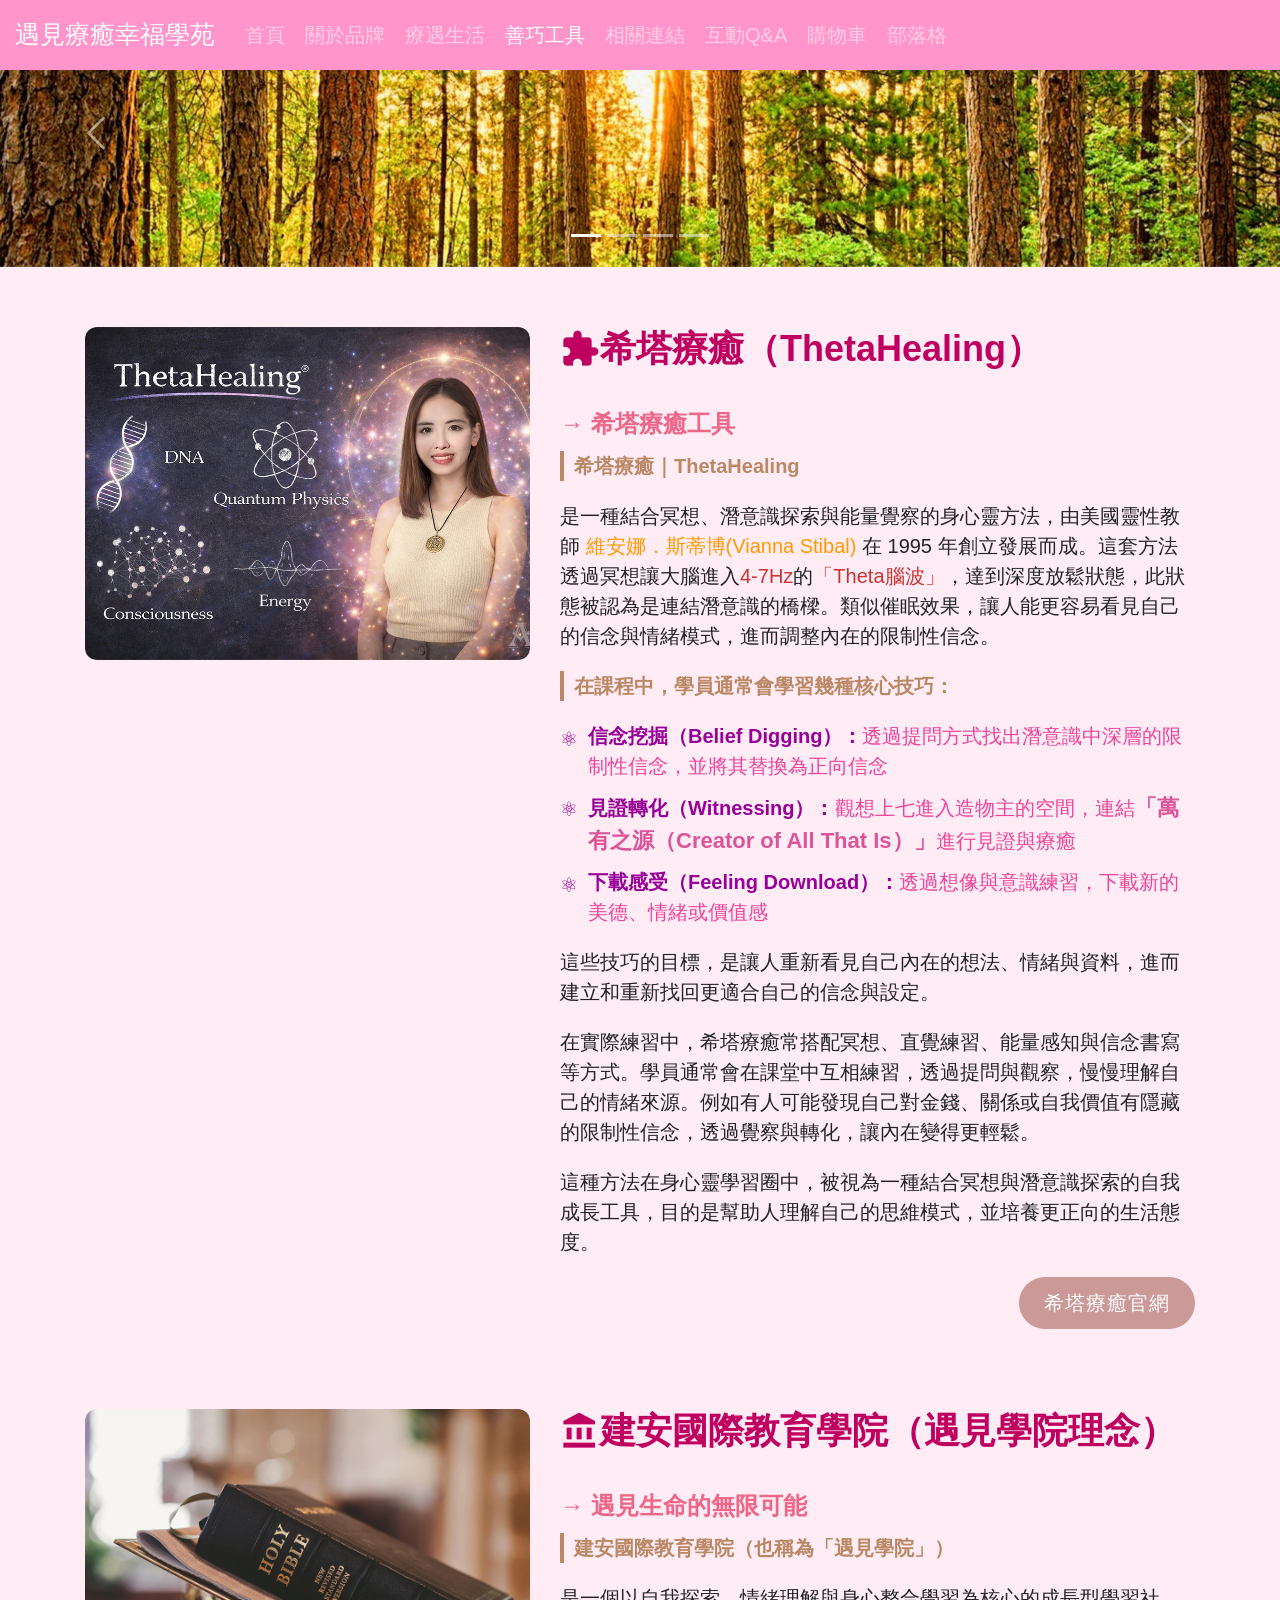
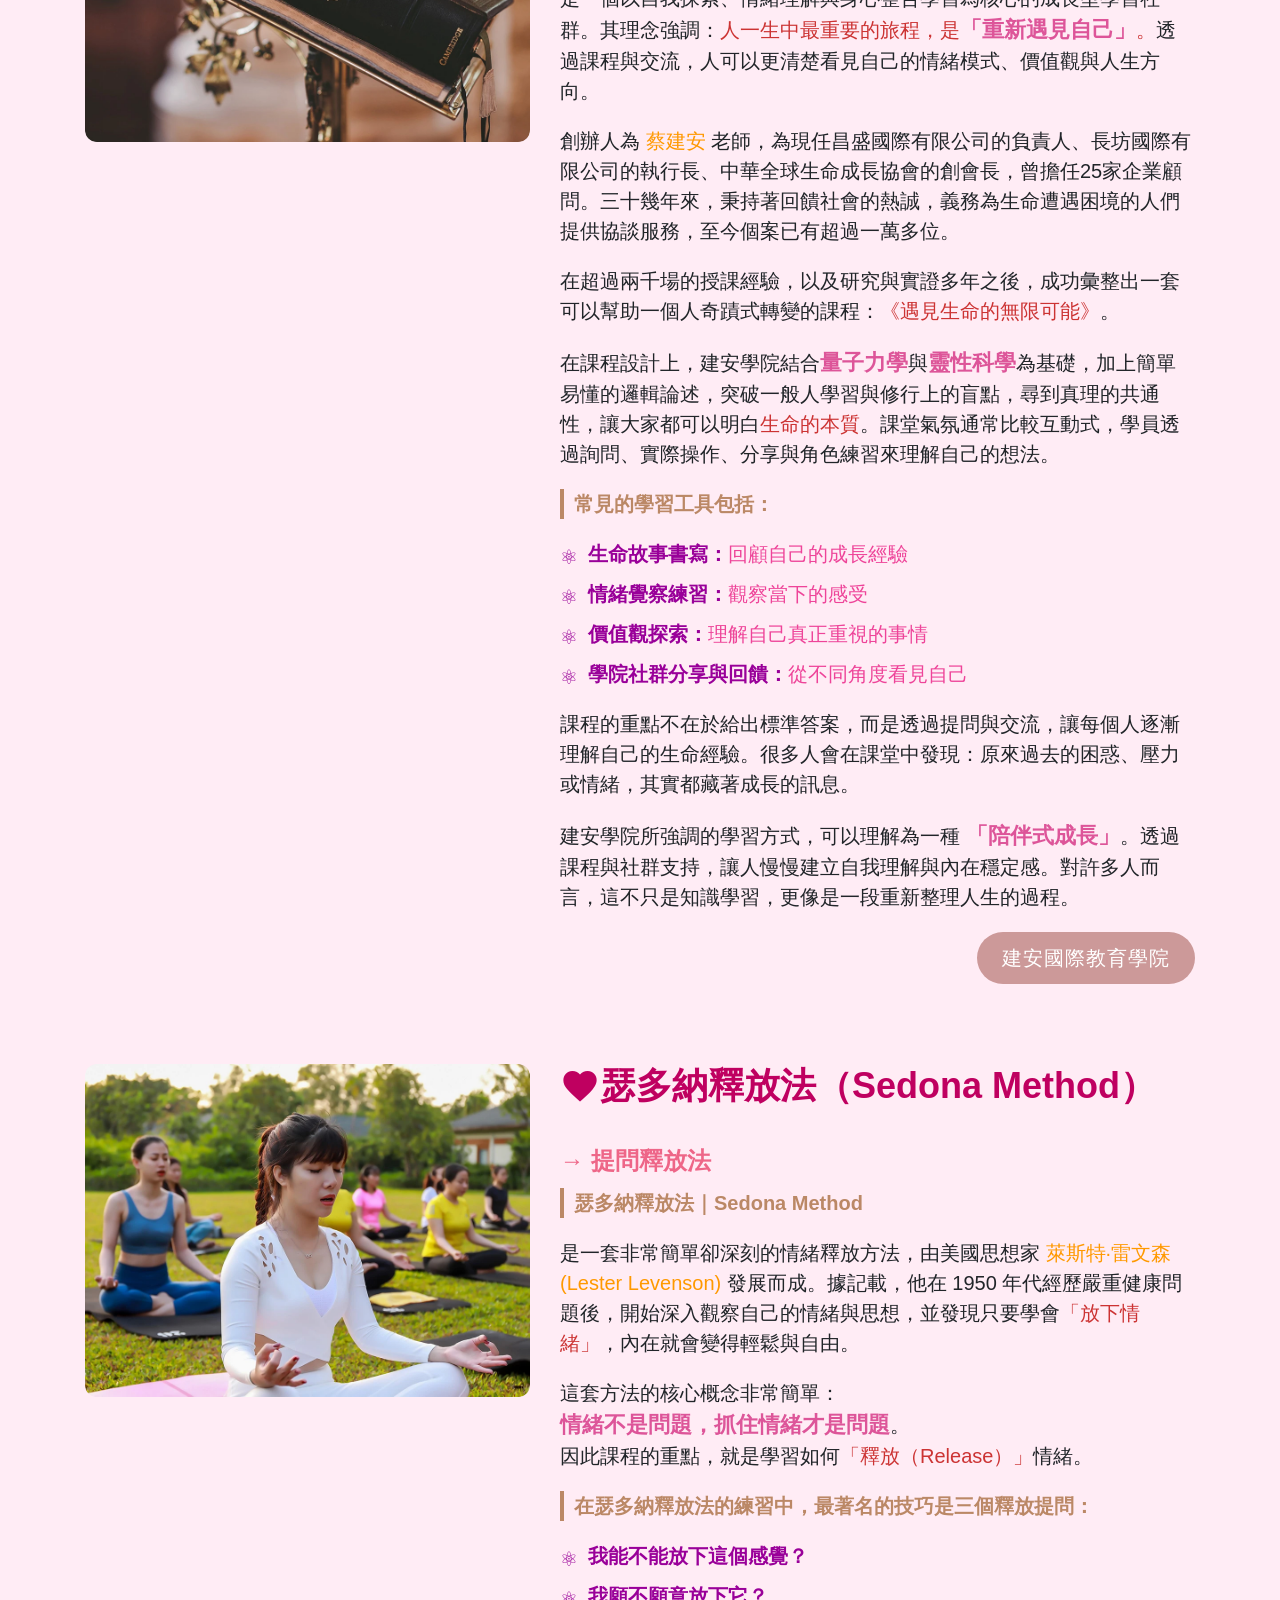
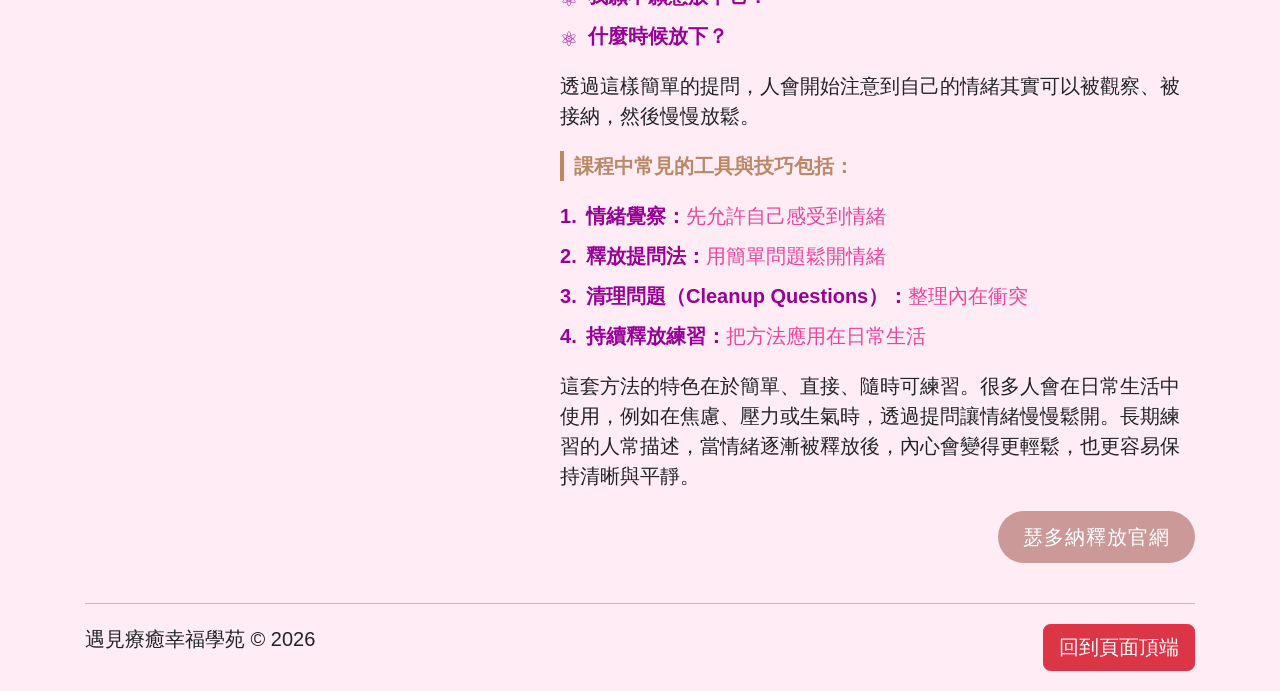
<file: tools.html>
<!-- 宣告網頁文件是HTML5格式 -->
<!doctype html>
<!-- 網頁所屬地區的語言 -->
<html lang="zh-Hant-TW">
  <!-- 檔頭、SEO/GEO/AEO   -->
  <head>
    <!-- 文字編碼 -->
    <meta charset="utf-8">
    <!-- RWD響應式網站 -->
    <meta name="viewport" content="width=device-width, initial-scale=1">
    <!-- 網站作者(擁有者)、品牌名稱 -->
    <meta name="author" content="遇見療癒幸福學苑">
    <!-- 網頁描述、網頁內容濃縮，可透過ChatGPT協助生成 -->
    <meta name="description" content="整合希塔療癒、建安學院與瑟多納釋放法，解析情緒覺察、潛意識轉化與自我成長實踐，帶你找回內在平衡與生命方向">
    <!-- 網頁編輯器 -->
    <meta name="generator" content="Visual Studio Code">
    <!-- 網頁關鍵字，網頁內容提取，可透過ChatGPT協助提取 -->
    <meta name="keywords" content="遇見療癒幸福學苑, 希塔療癒, ThetaHealing, 潛意識探索, 冥想療癒, Theta腦波, 情緒覺察, 信念轉化, 限制性信念, 能量療癒, 身心靈成長, 自我成長工具, 建安國際教育學院, 遇見學院, 自我探索課程, 情緒理解, 身心整合學習, 量子力學與靈性, 生命成長課程, 陪伴式成長, 價值觀探索, 瑟多納釋放法, Sedona Method, 情緒釋放技巧, 釋放提問法, 情緒管理方法, 壓力釋放, 焦慮調適, 內在平靜, 心理成長, 自我療癒方法">
    <!-- favicon品牌Logo -->
    <!-- 舊版icon，針對IE瀏覽器  -->
    <link rel="shortcut icon" href="/favicon.ico" type="image/x-icon">
    <!-- 新版icon，全部都可以使用，對IE無效 -->
    <link rel="icon" href="/favicon.ico" type="image/x-icon">
    <!-- 網頁標題，包含網站名稱和網頁名稱 -->
    <title>遇見療癒幸福學苑-善巧工具</title>
    <!-- Botstrap雲端CSS外部檔 -->
    <link href="https://cdn.jsdelivr.net/npm/bootstrap@5.3.8/dist/css/bootstrap.min.css" rel="stylesheet" integrity="sha384-sRIl4kxILFvY47J16cr9ZwB07vP4J8+LH7qKQnuqkuIAvNWLzeN8tE5YBujZqJLB" crossorigin="anonymous">
    <!-- 自訂的CSS -->
    <link rel="stylesheet" href="css/custom.css">
    <!-- GoogleIconFonts -->
    <link rel="stylesheet" href="https://fonts.googleapis.com/icon?family=Material+Icons">
    <!-- GA追蹤碼 -->
    <!-- Google tag (gtag.js) -->
    <script async src="https://www.googletagmanager.com/gtag/js?id=G-C1G82CL6KB"></script>
    <script>
      window.dataLayer = window.dataLayer || [];
      function gtag(){dataLayer.push(arguments);}
      gtag('js', new Date());

      gtag('config', 'G-C1G82CL6KB');
    </script>
  </head>
  <!-- 網頁本文 -->
  <body>
    <!-- 頁首 -->
    <header class="fixed-top">
      <nav class="navbar navbar-expand-lg bg-dark navbar-dark">
        <div class="container-fluid">
          <a class="navbar-brand" href="index.html">遇見療癒幸福學苑</a>
          <button class="navbar-toggler" type="button" data-bs-toggle="collapse" data-bs-target="#navbarSupportedContent" aria-controls="navbarSupportedContent" aria-expanded="false" aria-label="Toggle navigation">
            <span class="navbar-toggler-icon"></span>
          </button>
          <div class="collapse navbar-collapse" id="navbarSupportedContent">
            <ul class="navbar-nav me-auto mb-2 mb-lg-0">
              <li class="nav-item">
                <a class="nav-link" href="index.html">首頁</a>
              </li>
              <li class="nav-item">
                <a class="nav-link" href="about.html">關於品牌</a>
              </li>
              <li class="nav-item">
                <a class="nav-link" href="healthy.html">療遇生活</a>
              </li>
              <li class="nav-item">
                <a class="nav-link active" aria-current="page" href="tools.html">善巧工具</a>
              </li>
              <li class="nav-item">
                <a class="nav-link" href="learnmore.html">相關連結</a>
              </li>
              <li class="nav-item">
                <a class="nav-link" href="https://toolkit.url.com.tw/bbs/index.php?email=bbs@trial-162244.url.tw" target="_blank">互動Q&A</a>
              </li>
              <li class="nav-item">
                <a class="nav-link" href="https://17learnmore.easy.co/" target="_blank">購物車</a>
              </li>
              <li class="nav-item">
                <a class="nav-link" href="https://charishealingbeauty.wordpress.com/" target="_blank">部落格</a>
              </li>
            </ul>
            <!-- <form class="d-flex" role="search">
              <input class="form-control me-2" type="search" placeholder="Search" aria-label="Search"/>
              <button class="btn btn-outline-success" type="submit">Search</button>
            </form> -->
            <script async src="https://cse.google.com/cse.js?cx=84c502fb0aa1d45d1"></script>
            <div class="gcse-searchbox"></div> 
            <div class="gcse-searchresults"></div>
          </div>
        </div>
      </nav>
    </header>
    <main>
      <!-- 輪播圖外層 -->
      <div id="carouselExampleIndicators" class="carousel slide">
        <!-- 指示器 -->
        <div class="carousel-indicators">
          <button type="button" data-bs-target="#carouselExampleIndicators" data-bs-slide-to="0" class="active" aria-current="true" aria-label="Slide 1"></button>
          <button type="button" data-bs-target="#carouselExampleIndicators" data-bs-slide-to="1" aria-label="Slide 2"></button>
          <button type="button" data-bs-target="#carouselExampleIndicators" data-bs-slide-to="2" aria-label="Slide 3"></button>
          <button type="button" data-bs-target="#carouselExampleIndicators" data-bs-slide-to="3" aria-label="Slide 4"></button>
        </div>
        <!-- 輪播圖片 -->
        <div class="carousel-inner">
          <div class="carousel-item active">
            <img src="images/index/forest-snapwire-675949.webp" class="d-block w-100" alt="陽光灑落樹木林立的森林" title="陽光灑落樹木林立的森林" aria-label="陽光灑落樹木林立的森林">
          </div>
          <div class="carousel-item">
            <img src="images/index/sunset-woman-5238044_1920.webp" class="d-block w-100" alt="草原上張開雙臂面向夕陽的草帽女孩背影" title="草原上張開雙臂面向夕陽的草帽女孩背影" aria-label="草原上張開雙臂面向夕陽的草帽女孩背影">
          </div>
          <div class="carousel-item">
            <img src="images/index/tree-road-35600.webp" class="d-block w-100" alt="陽光灑落幽暗樹林中的林間小徑" title="陽光灑落幽暗樹林中的林間小徑" aria-label="陽光灑落幽暗樹林中的林間小徑">
          </div>
          <div class="carousel-item">
            <img src="images/index/mountain-sunset-tree.webp" class="d-block w-100" alt="在山區樹林間有著夕陽的天空" title="在山區樹林間有著夕陽的天空" aria-label="在山區樹林間有著夕陽的天空">
          </div>
        </div>
        <!-- 控制器 -->
        <button class="carousel-control-prev" type="button" data-bs-target="#carouselExampleIndicators" data-bs-slide="prev">
          <span class="carousel-control-prev-icon" aria-hidden="true"></span>
          <span class="visually-hidden">Previous</span>
        </button>
        <button class="carousel-control-next" type="button" data-bs-target="#carouselExampleIndicators" data-bs-slide="next">
          <span class="carousel-control-next-icon" aria-hidden="true"></span>
          <span class="visually-hidden">Next</span>
        </button>
      </div>
      <div class="container">
        <div class="row">
          <div class="col-md-5 mt-5">
            <div class="overflow-hidden rounded-3">
              <img src="images/tools/mythetahealingphoto.webp" class="img-fluid img-cover" alt="女性希塔療癒師與希塔療癒相關概念元素" title="女性希塔療癒師與希塔療癒相關概念元素" aria-label="女性希塔療癒師與希塔療癒相關概念元素">
            </div>  
          </div>
          <div class="col-md-7 order-md-0 mt-5">
            <div class="card-body">
              <h2><i class="material-icons iconsTitle">extension</i>希塔療癒（ThetaHealing）</h2><br>
              <h4 class="h4-Fontsize">→ 希塔療癒工具</h4>
              <p><span class="text-highlight">希塔療癒｜ThetaHealing</span></p>
              <p>是一種結合冥想、潛意識探索與能量覺察的身心靈方法，由美國靈性教師 <span class="text-accent">維安娜．斯蒂博(Vianna Stibal)</span> 在 1995 年創立發展而成。這套方法透過冥想讓大腦進入<span class="text-ma-rich-danger">4-7Hz</span>的<span class="text-ma-rich-danger">「Theta腦波」</span>，達到深度放鬆狀態，此狀態被認為是連結潛意識的橋樑。類似催眠效果，讓人能更容易看見自己的信念與情緒模式，進而調整內在的限制性信念。</p>
              <p><span class="text-highlight">在課程中，學員通常會學習幾種核心技巧：</span></p>
              <ul class="custom-list">
                <li><span class="term">信念挖掘（Belief Digging）：</span><span class="desc">透過提問方式找出潛意識中深層的限制性信念，並將其替換為正向信念</span></li>
                <li><span class="term">見證轉化（Witnessing）：</span><span class="desc">觀想上七進入造物主的空間，連結<span class="text-pink">「萬有之源（Creator of All That Is）」</span>進行見證與療癒</span></li>
                <li><span class="term">下載感受（Feeling Download）：</span><span class="desc">透過想像與意識練習，下載新的美德、情緒或價值感</span></li>
              </ul>
              <p>這些技巧的目標，是讓人重新看見自己內在的想法、情緒與資料，進而建立和重新找回更適合自己的信念與設定。</p>
              <p>在實際練習中，希塔療癒常搭配冥想、直覺練習、能量感知與信念書寫等方式。學員通常會在課堂中互相練習，透過提問與觀察，慢慢理解自己的情緒來源。例如有人可能發現自己對金錢、關係或自我價值有隱藏的限制性信念，透過覺察與轉化，讓內在變得更輕鬆。</p>
              <p>這種方法在身心靈學習圈中，被視為一種結合冥想與潛意識探索的自我成長工具，目的是幫助人理解自己的思維模式，並培養更正向的生活態度。</p>
              <p class="text-end mt-3"><a href="https://www.thetahealing.com" target="_blank" class="btn btn-brand" role="button">希塔療癒官網</a></p>
            </div>
          </div>
        </div>
        <div class="row">
          <div class="col-md-5 mt-5">
            <div class="overflow-hidden rounded-3">
              <img src="images/tools/meetclass-bible-book-1000.webp" class="img-fluid img-cover" alt="真理之書" title="真理之書" aria-label="真理之書">
            </div>  
          </div>
          <div class="col-md-7 order-md-0 mt-5">
            <div class="card-body">
              <h2><i class="material-icons iconsTitle">account_balance</i>建安國際教育學院（遇見學院理念）</h2><br>
              <h4 class="h4-Fontsize">→ 遇見生命的無限可能</h4>
              <p><span class="text-highlight">建安國際教育學院（也稱為「遇見學院」）</span></p>
              <p>是一個以自我探索、情緒理解與身心整合學習為核心的成長型學習社群。其理念強調：<span class="text-ma-rich-danger">人一生中最重要的旅程，是</span><span class="text-pink">「重新遇見自己」</span><span class="text-ma-rich-danger">。</span>透過課程與交流，人可以更清楚看見自己的情緒模式、價值觀與人生方向。</p>
              <p>創辦人為<span class="text-accent"> 蔡建安 </span>老師，為現任昌盛國際有限公司的負責人、長坊國際有限公司的執行長、中華全球生命成長協會的創會長，曾擔任25家企業顧問。三十幾年來，秉持著回饋社會的熱誠，義務為生命遭遇困境的人們提供協談服務，至今個案已有超過一萬多位。</p>
              <p>在超過兩千場的授課經驗，以及研究與實證多年之後，成功彙整出一套可以幫助一個人奇蹟式轉變的課程：<span class="text-ma-rich-danger">《遇見生命的無限可能》</span>。</p>
              <p>在課程設計上，建安學院結合<span class="text-pink">量子力學</span>與<span class="text-pink">靈性科學</span>為基礎，加上簡單易懂的邏輯論述，突破一般人學習與修行上的盲點，尋到真理的共通性，讓大家都可以明白<span class="text-ma-rich-danger">生命的本質</span>。課堂氣氛通常比較互動式，學員透過詢問、實際操作、分享與角色練習來理解自己的想法。</p>
              <p><span class="text-highlight">常見的學習工具包括：</span></p>
              <ul class="custom-list">
                <li><span class="term">生命故事書寫：</span><span class="desc">回顧自己的成長經驗</span></li>
                <li><span class="term">情緒覺察練習：</span><span class="desc">觀察當下的感受</span></li>
                <li><span class="term">價值觀探索：</span><span class="desc">理解自己真正重視的事情</span></li>
                <li><span class="term">學院社群分享與回饋：</span><span class="desc">從不同角度看見自己</span></li>
              </ul>                    
              <p>課程的重點不在於給出標準答案，而是透過提問與交流，讓每個人逐漸理解自己的生命經驗。很多人會在課堂中發現：原來過去的困惑、壓力或情緒，其實都藏著成長的訊息。</p>
              <p>建安學院所強調的學習方式，可以理解為一種 <span class="text-pink">「陪伴式成長」</span>。透過課程與社群支持，讓人慢慢建立自我理解與內在穩定感。對許多人而言，這不只是知識學習，更像是一段重新整理人生的過程。</p>
              <p class="text-end mt-3"><a href="https://meet-1350.com.tw/" target="_blank" class="btn btn-brand" role="button">建安國際教育學院</a></p>
            </div>
          </div>
        </div>
        <div class="row">
          <div class="col-md-5 mt-5">
            <div class="overflow-hidden rounded-3">
              <img src="images/tools/woman-meditation-yoga-breathe-1000.webp" class="img-fluid img-cover" alt="冥想呼吸釋放法" title="冥想呼吸釋放法" aria-label="冥想呼吸釋放法">
            </div>  
          </div>
          <div class="col-md-7 order-md-0 mt-5">
            <div class="card-body">
              <h2><i class="material-icons iconsTitle">favorite</i>瑟多納釋放法（Sedona Method）</h2><br>
              <h4 class="h4-Fontsize">→ 提問釋放法</h4>
              <p><span class="text-highlight">瑟多納釋放法｜Sedona Method</span></p>
              <p>是一套非常簡單卻深刻的情緒釋放方法，由美國思想家 <span class="text-accent">萊斯特·雷文森 (Lester Levenson)</span> 發展而成。據記載，他在 1950 年代經歷嚴重健康問題後，開始深入觀察自己的情緒與思想，並發現只要學會<span class="text-ma-rich-danger">「放下情緒」</span>，內在就會變得輕鬆與自由。</p>
              <p>這套方法的核心概念非常簡單：<br>
              <span class="text-pink">情緒不是問題，抓住情緒才是問題</span>。<br>
              因此課程的重點，就是學習如何<span class="text-ma-rich-danger">「釋放（Release）」</span>情緒。</p>
              <p><span class="text-highlight">在瑟多納釋放法的練習中，最著名的技巧是三個釋放提問：</span></p>
              <ul class="custom-list">
                <li><span class="term">我能不能放下這個感覺？</span>
                <li><span class="term">我願不願意放下它？</span>
                <li><span class="term">什麼時候放下？</span>
              </ul>                    
              <p>透過這樣簡單的提問，人會開始注意到自己的情緒其實可以被觀察、被接納，然後慢慢放鬆。</p>
              <p><span class="text-highlight">課程中常見的工具與技巧包括：</span></p>
              <ol class="custom-list">
                <li><span class="term">情緒覺察：</span><span class="desc">先允許自己感受到情緒</span>
                <li><span class="term">釋放提問法：</span><span class="desc">用簡單問題鬆開情緒</span>
                <li><span class="term">清理問題（Cleanup Questions）：</span><span class="desc">整理內在衝突</span>
                <li><span class="term">持續釋放練習：</span><span class="desc">把方法應用在日常生活</span>
              </ol>     
              <p>這套方法的特色在於簡單、直接、隨時可練習。很多人會在日常生活中使用，例如在焦慮、壓力或生氣時，透過提問讓情緒慢慢鬆開。長期練習的人常描述，當情緒逐漸被釋放後，內心會變得更輕鬆，也更容易保持清晰與平靜。</p>
              <p class="text-end mt-3"><a href="https://www.sedona.com" target="_blank" class="btn btn-brand" role="button">瑟多納釋放官網</a></p>
            </div>
          </div>
        </div>
        <hr>
      </div>
      <footer class="container">
        <p class="float-end"><a href="#top" class="btn btn-danger">回到頁面頂端</a></p>
        <p>遇見療癒幸福學苑 &copy; 2026</p>
      </footer>
    </main>
    <!-- Botstrap雲端JS外部檔 -->
    <script src="https://cdn.jsdelivr.net/npm/bootstrap@5.3.8/dist/js/bootstrap.bundle.min.js" integrity="sha384-FKyoEForCGlyvwx9Hj09JcYn3nv7wiPVlz7YYwJrWVcXK/BmnVDxM+D2scQbITxI" crossorigin="anonymous"></script>
  </body>
</html>
</file>
<file: css/custom.css>
:root,
[data-bs-theme=dark]{
--bs-dark-rgb:255, 149, 202;
}

/* 連結Google雲端字體，提供用戶一致體驗UX */
@import url('https://fonts.googleapis.com/css2?family=Chiron+GoRound+TC:wght@300&display=swap');

/* 利用根元素作為標籤選取器，改變整體頁面的文字大小 */
html{font-size: 20px;}

/* 統一每一個網頁的背景色 */
body{font-family: "微軟正黑體", "Chiron GoRound TC", sans-serif;background: #FFECF5;}

/* 個別指定網頁背景色 */
/* .bg-color-red{background-color: #FFD2D2;} */

/* 標題一級的文字大小 */
h1{font-size: 2rem;}

/* 標題二級的文字設定，選取器是標籤，影響整體 */
h2{font-size: 1.8rem;font-weight: 800;color: rgb(191, 0, 96);}

/* 選取器是類別，影響個別，需要手動套用 */
.h2-custom-pink{font-size: 3rem;font-weight: 800;color: rgb(255, 0, 195);}

/* 重要文字標註 */
.text-pink{font-size: 1.1rem;font-weight: 600;color: rgb(221, 85, 153);}

/* 駝峰式命名、與其他CSS衝突 */
/* 與其他CSS衝突，無法套用文字大小時，可強制優先套用目前樣式 */
.iconsTitle{
    font-size:2rem !important;
    color: rgb(191, 0, 96);
    vertical-align: text-bottom;
}

/* 善巧工具頁面的標題四級文字大小 */
.h4-Fontsize{font-size: 1.2rem;font-weight: 900;color: #ee6688;}

/* 項目清單符號 */
.list-symbol{list-style-type: circle;}

/* 善巧工具頁面ChatGPT的搭配圖式設計 */
/* 移除預設符號 */
.custom-list {
  list-style: none;
  padding-left: 0;
}

/* li 基本設定 */
.custom-list li {
  padding-left: 28px;
  position: relative;
  margin-bottom: 10px;
}

/* 項目符號（紫色） */
ul.custom-list li::before {
  content: "⚛";
  color: #990099; /* 紫色（安全色） */
  position: absolute;
  left: 0;
  top: 3px;
}

/* ：前文字（紫色，與符號一致） */
.custom-list .term {
  color: #990099;
  font-weight: bold;
}

/* ：後文字（粉色） */
.custom-list .desc {
  color: #ee4499;
}

/* 編號符號 */
ol.custom-list {
  list-style: none;
  padding-left: 0;
  counter-reset: item;
}

/* 編號符號自訂數字樣式 */
ol.custom-list li {
  counter-increment: item;
  position: relative;
  padding-left: 26px; /* 控制距離 */
}

ol.custom-list li::before {
  content: counter(item) ".";
  position: absolute;
  left: 0;
  color: #990099;
  font-weight: bold;
}

/* 項目清單色彩，連帶影響清單內的文字色彩 */
/* li{color: #990099;} */

/* 單獨針對項目/編號清單的符號色彩，優化前 
ul li::marker{color: #990099;}

ol li::marker{color: #990099;}*/

/* 單獨針對項目/編號清單的符號色彩，優化後方式一 
ul li::marker, ol li::marker{color: #990099;}*/

/* 單獨針對項目/編號清單的符號色彩，優化後方式二 */
li::marker{color: #990099;}

/* ChatGPT：國平老師旅遊頁面範例使用的不同等級文字色彩 */
.text-muted {
  color: #666666; /* 灰色，表示中性、次要、輕微的資訊 */
}

.text-warning {
  color: #cccc00; /* 黃色（安全色），表示提醒、注意、警示 */
}

.text-accent {
  color: #ff9900; /* 橙色，表示強調、注意、行動提示 */
}

.text-danger {
  color: #cc0000; /* 紅色，表示危險、錯誤 */
}

/* ChatGPT：善巧工具頁面使用的馬卡龍色系文字色彩 */
.text-soft {
  color: #ff99cc; /* 溫柔、關懷（粉紅） */
}

.text-warm {
  color: #ffcc99; /* 溫暖、親和（粉橘） */
}

.text-healing {
  color: #cc99cc; /* 靈性、療癒（粉紫） */
}

.text-calm {
  color: #99ccff; /* 清新、平靜（粉藍） */
}

.text-spiritual {
  color: #990099; /* 靈性、能量、轉化 */
}

/* ChatGPT：莫蘭迪(Morandi)色系文字色彩（柔和、低飽和） */
.text-m-soft {
  color: #cc9999; /* 柔和關懷（粉） */
}

.text-m-muted-danger {
  color: #cc6666; /* 內斂情感（紅） */
}

.text-m-healing {
  color: #9999cc; /* 靜謐靈性（紫） */
}

.text-m-earth {
  color: #996666; /* 穩定大地（咖） */
}

.text-m-warm {
  color: #cc9966; /* 溫潤親和（橘） */
}

.text-m-light {
  color: #cccc99; /* 柔光希望（黃） */
}

.text-m-balance {
  color: #99cc99; /* 自然平衡（綠） */
}

.text-m-calm {
  color: #9999cc; /* 沉靜安心（藍） */
}

/* ChatGPT：美拉德(Maillard)色系（溫暖、濃郁） */
.text-ma-sweet {
  color: #ff9999; /* 甜感柔粉（粉） */
}

.text-ma-rich-danger {
  color: #cc3333; /* 焦糖紅（紅） */
}

.text-ma-depth {
  color: #993366; /* 深層能量（紫） */
}

.text-ma-cozy {
  color: #663300; /* 咖啡核心（咖） */
}

.text-ma-caramel {
  color: #ff9933; /* 焦糖橘（橘） */
}

.text-ma-honey {
  color: #ffcc33; /* 蜂蜜光（黃） */
}

.text-ma-organic {
  color: #669933; /* 草本暖綠（綠） */
}

.text-ma-night {
  color: #336699; /* 深焙藍（藍） */
}

/* 保留card類別，新增樣式拿掉邊框 */
.card-no-border{
    border: none;
    background: none;
}

/* 字體樣式粗細，100-900 */
/* 類別：個別套用 */
.text-boldest{
  font-size: 900;
}

/* 複合：整體套用 */
#notes h5{
  font-weight: 900;
}

/* 相關連結頁面，圖片裁切 */
.imgCut{
  width: 100%; /* 原圖尺寸，父層寬度 */
  height: 500px;
  clip:rect(0px,0px,290px,0px);
  object-fit: cover;
}

/* ChatGPT：圖片進階優化-每張圖比例一致、不會變形、視覺更高級 */
.img-cover { 
  width: 100%;
  aspect-ratio: 4 / 3;
  object-fit: cover;
  border-radius: 12px;
  transition: transform 0.3s ease;
}

/* ChatGPT：圖片進階優化-滑過有微動態 */
.img-cover:hover {
  transform: scale(1.05);
}

/* ChatGPT：段落中某些文字像標題一樣凸顯 */
.text-highlight {
  font-size: 1rem;
  font-weight: 600;
  color: #bb8866; /* 莫蘭迪風 */
  border-left: 4px solid #bb8866;
  padding-left: 10px;
  margin: 12px 0;
  display: block;
}

/* ChatGPT：自訂按鈕樣式-莫蘭迪、美拉德風 */
.btn-brand {
  background-color: #cc9999;
  color: #fff;
  border-radius: 999px; /* 膠囊按鈕 */
  padding: 10px 24px;
  font-weight: 500;
  letter-spacing: 1px;
  transition: all 0.3s ease;
 }

/* 滑鼠滑動效果 */
.btn-brand:hover {
  background-color: #dd7777;  /* hover 深一點 */
  transform: translateY(-2px);
  box-shadow: 0 4px 10px rgba(0,0,0,0.15);
}

/* ChatGPT：療癒生活頁面卡片等高 */
.card {
  display: flex;
  flex-direction: column;
}

/* ChatGPT：如果有按鈕，未來會用到-內容撐開、按鈕可以貼底（高級排版） */
.card-body {
  flex-grow: 1;
}
</file>
